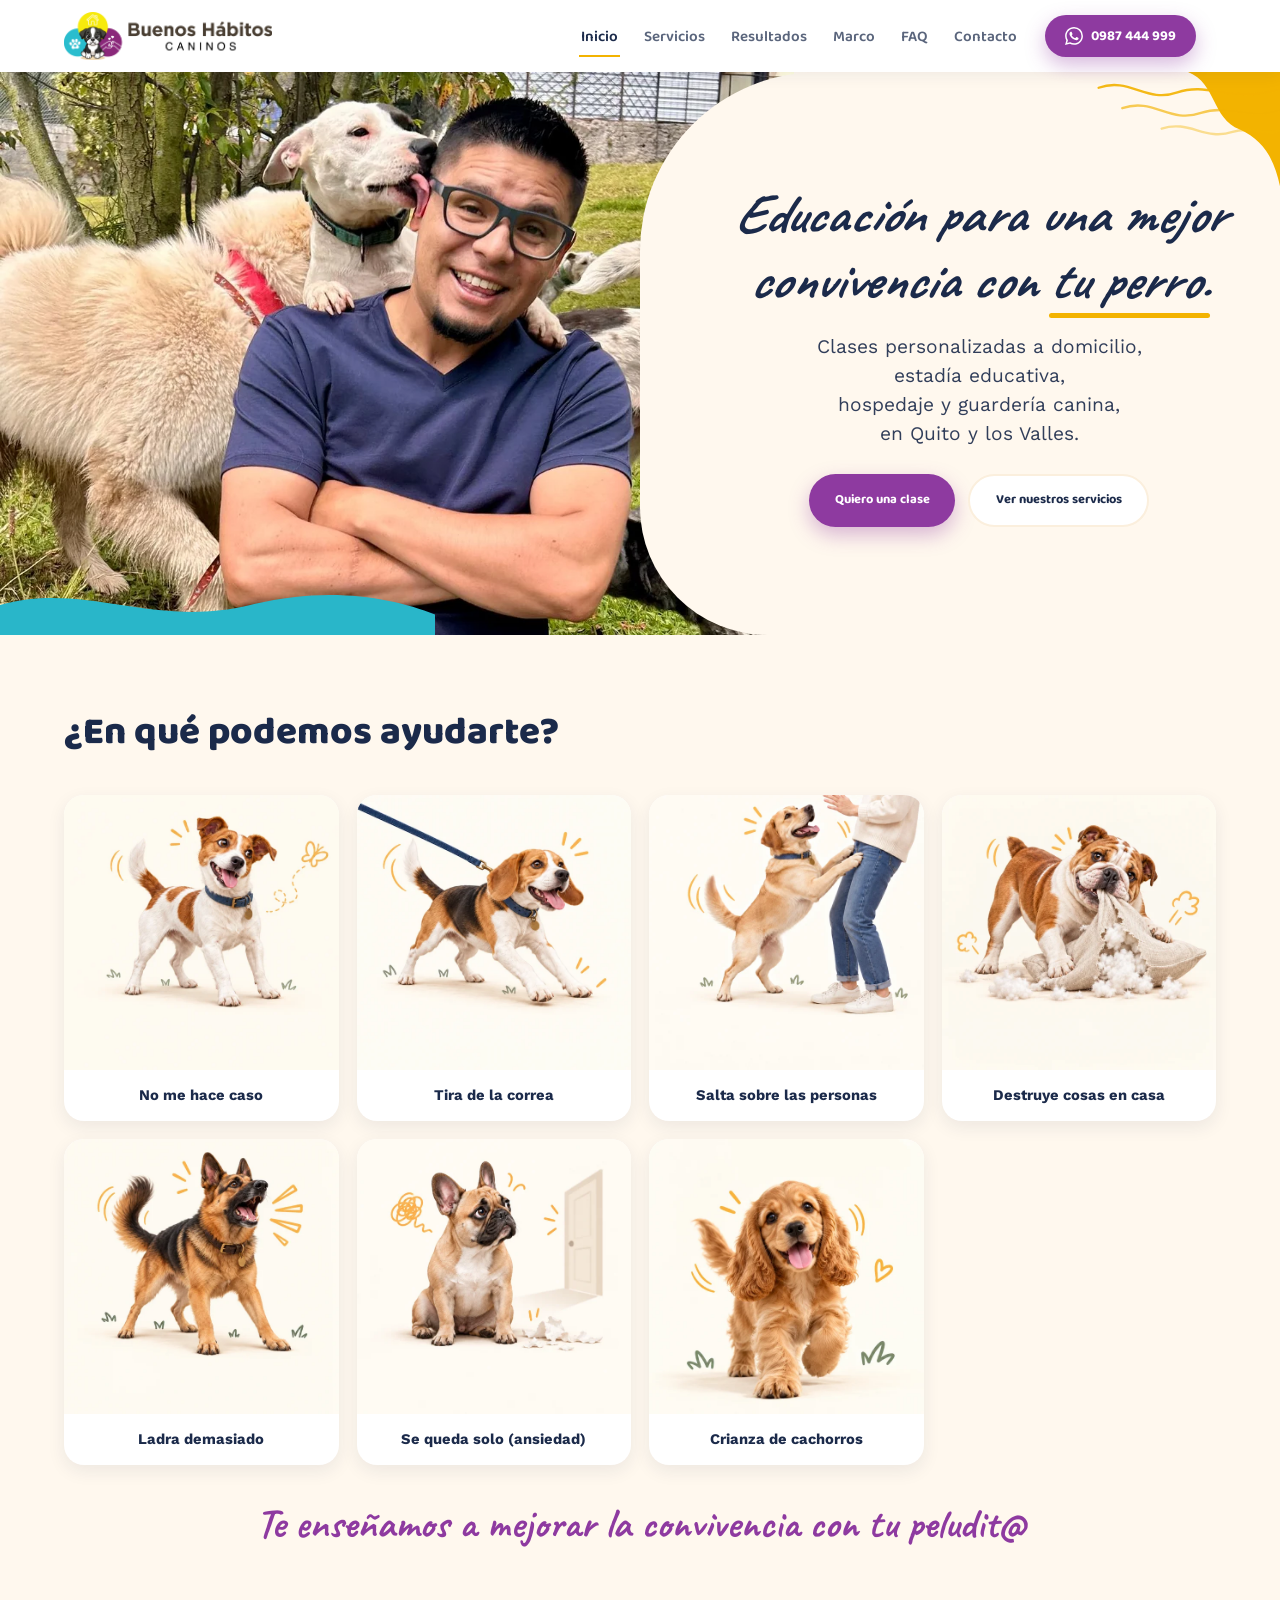
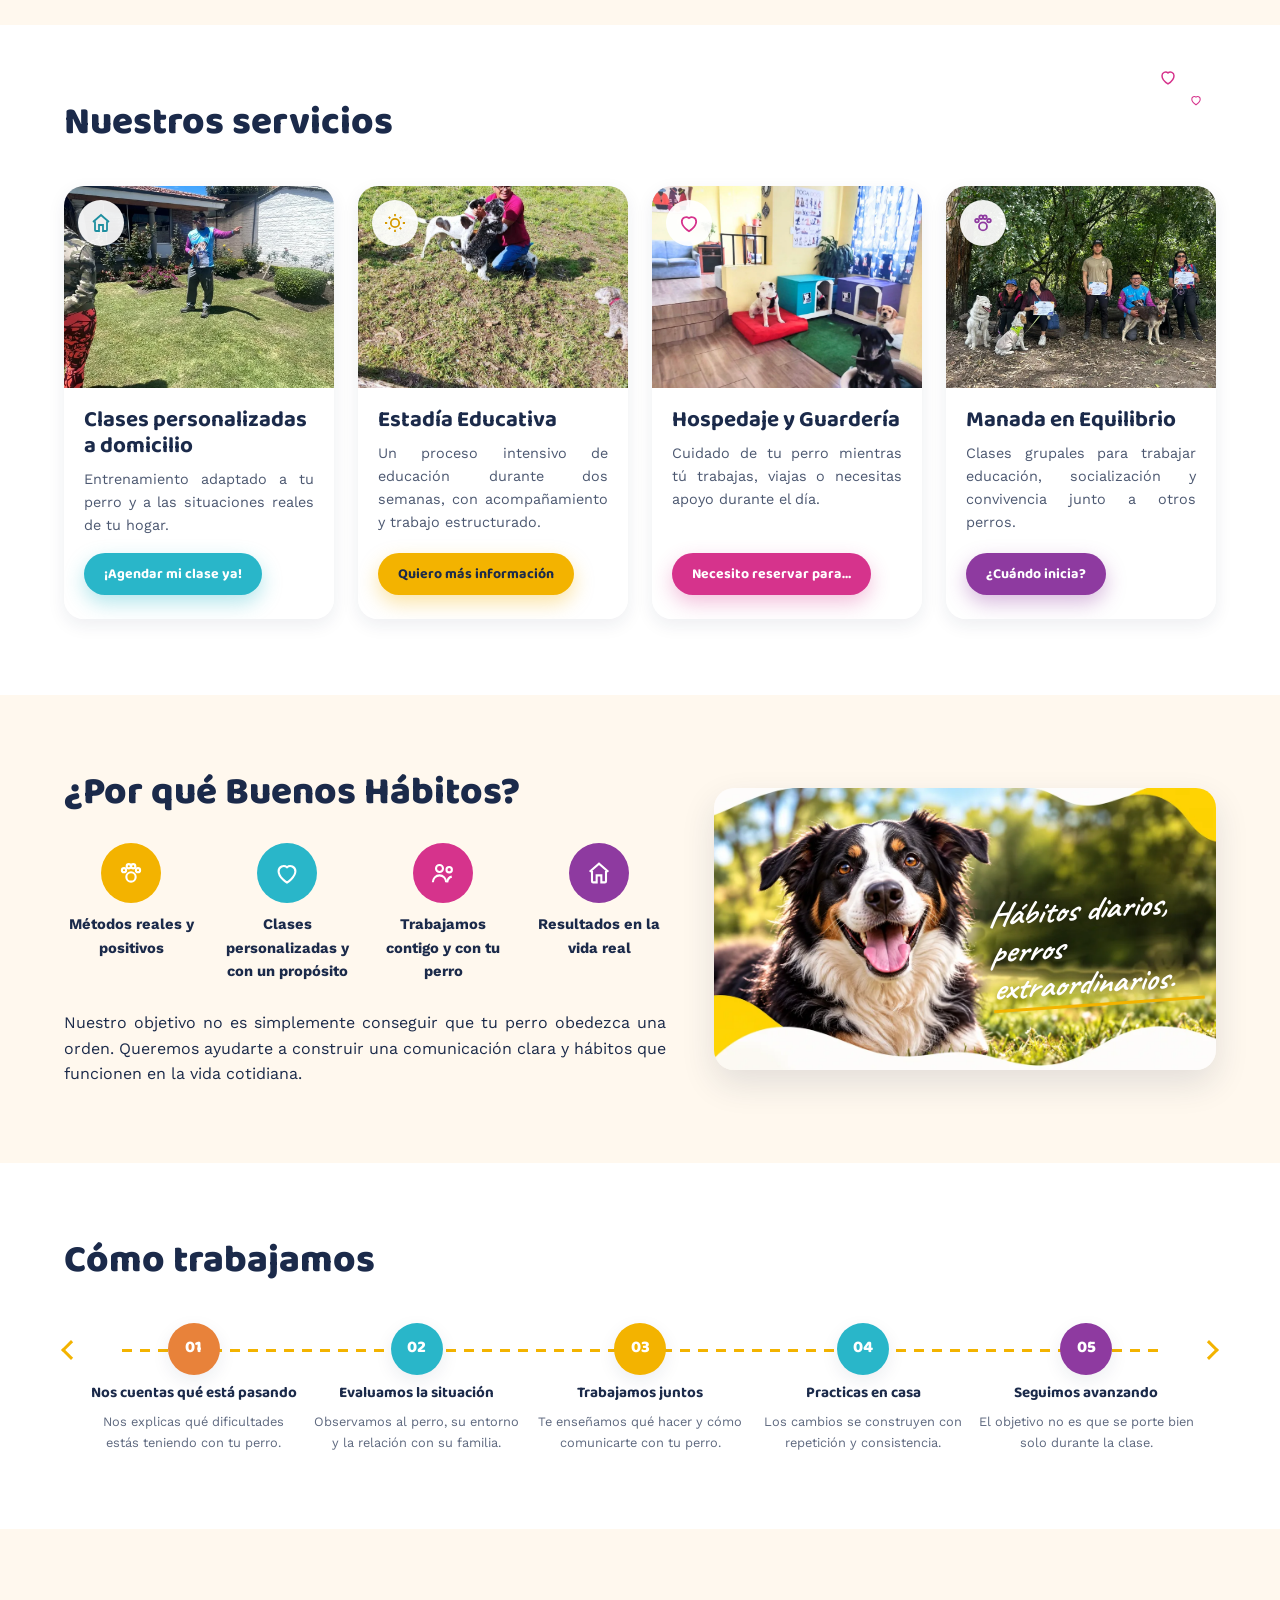
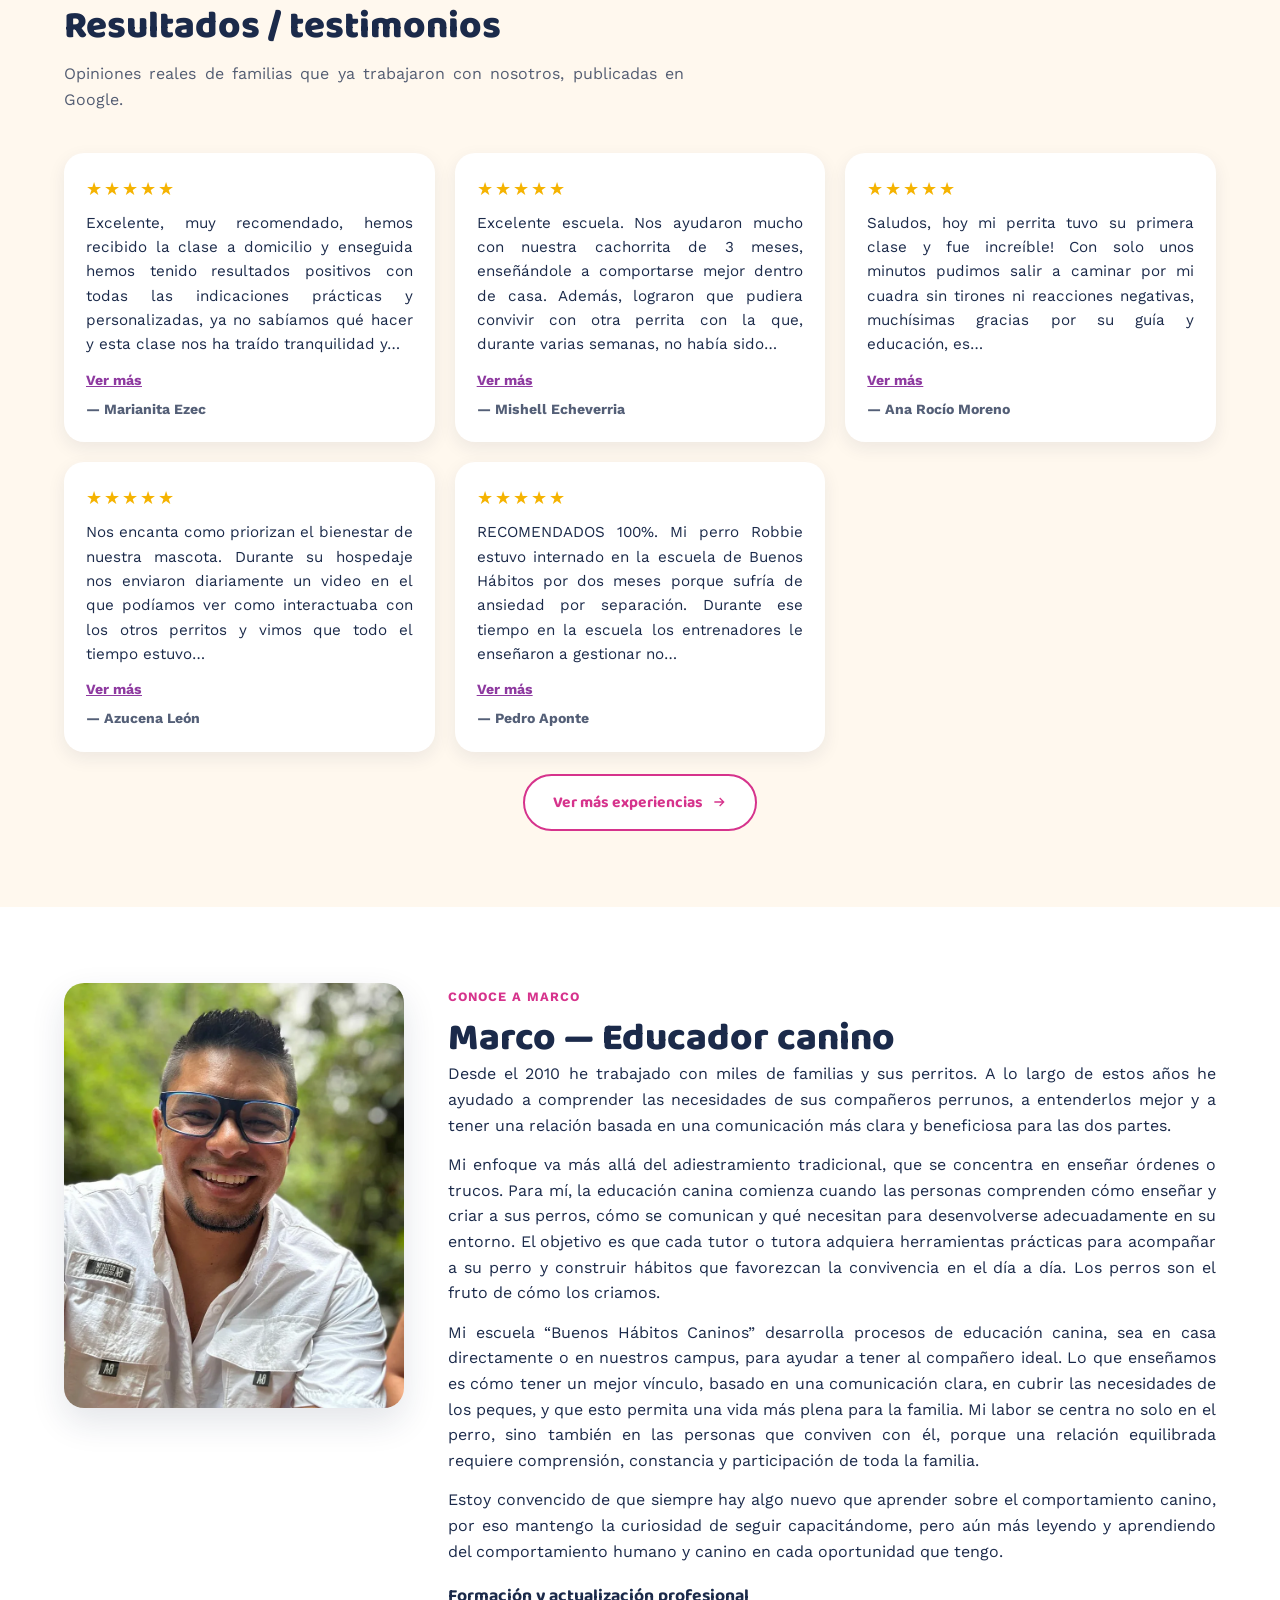
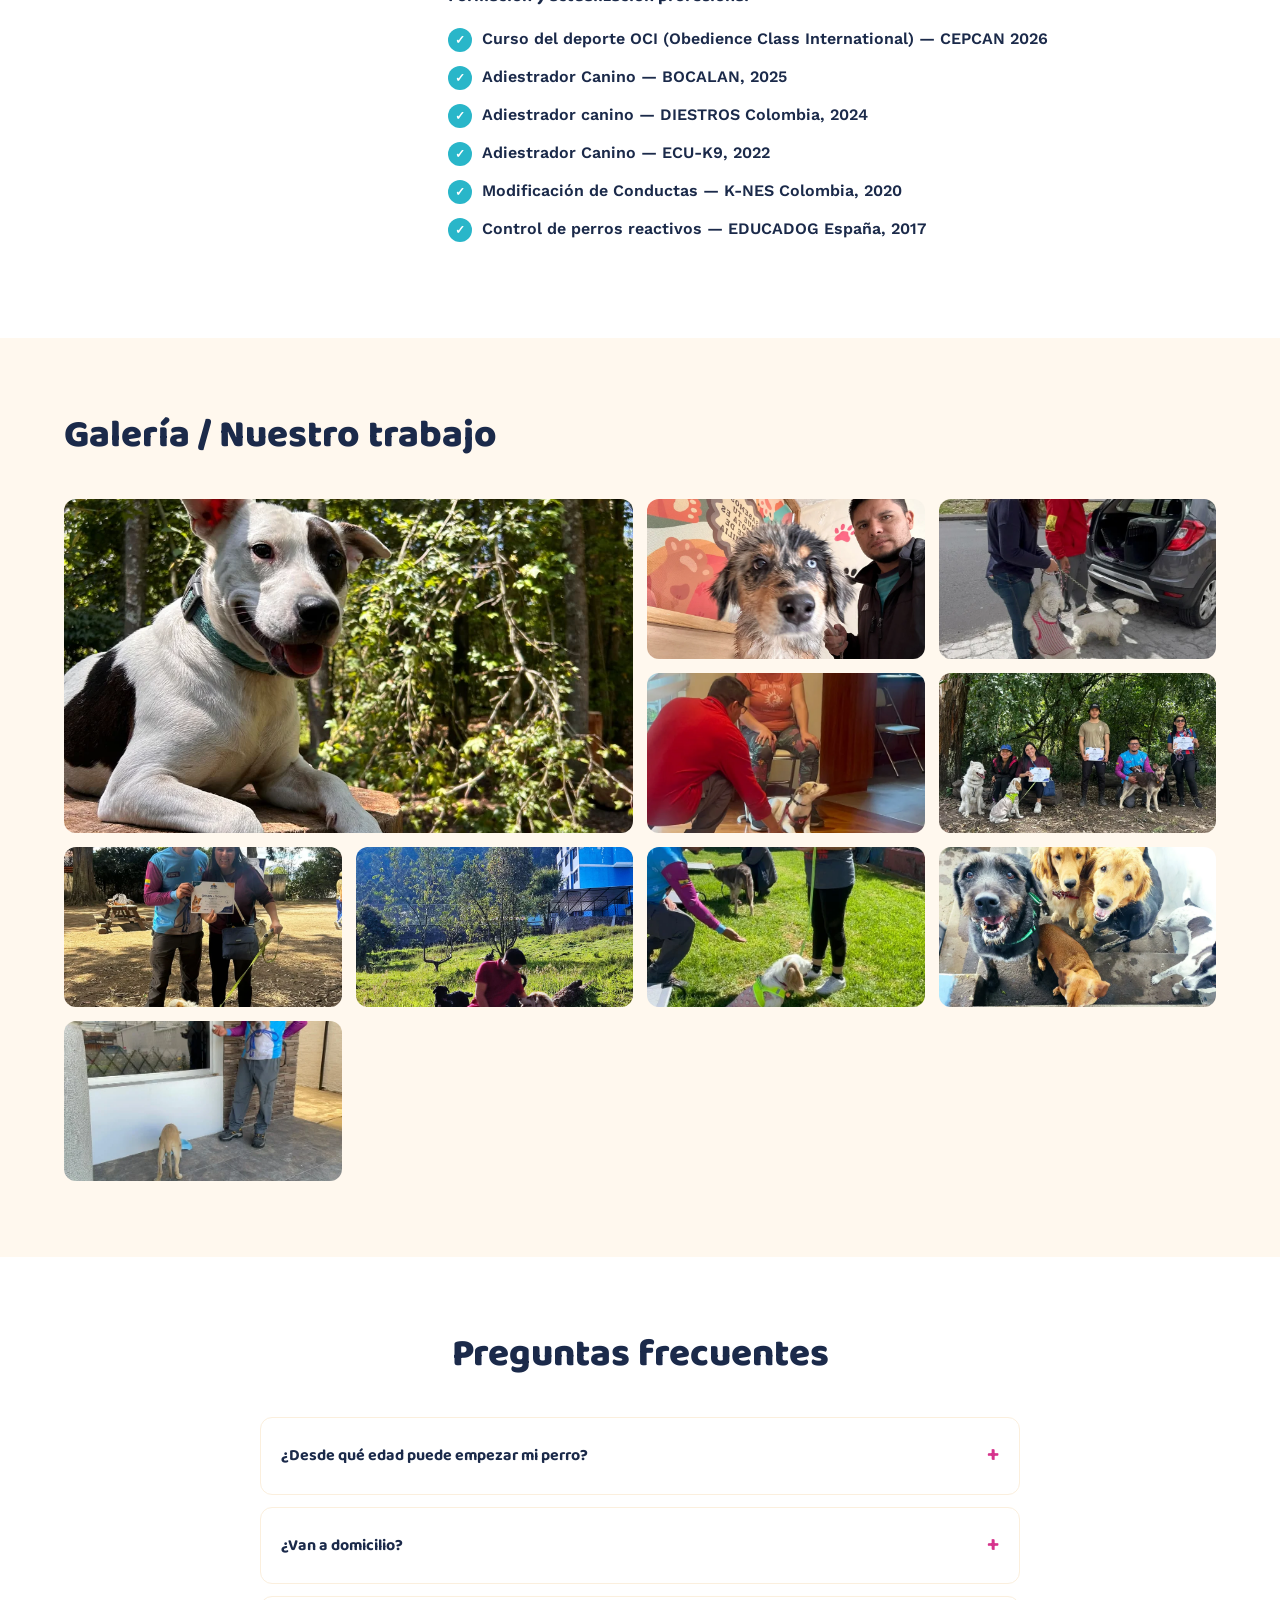
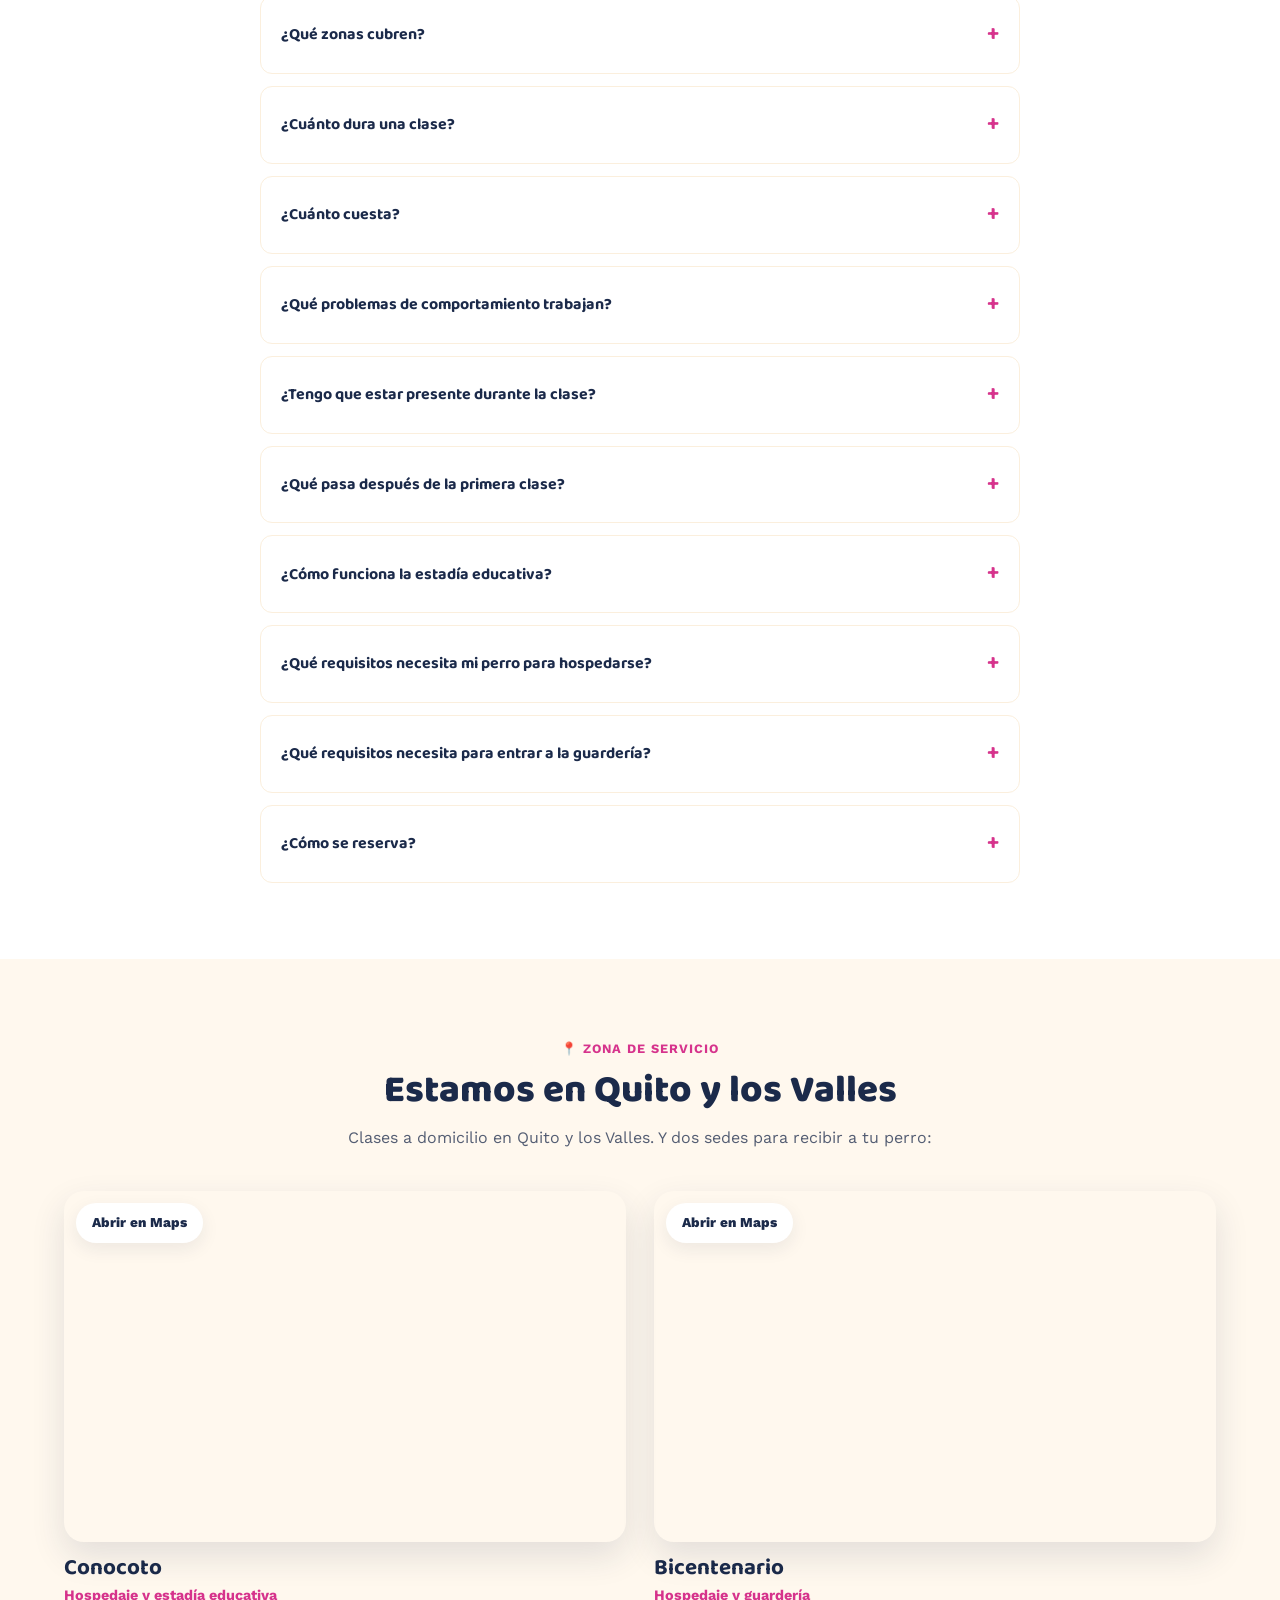
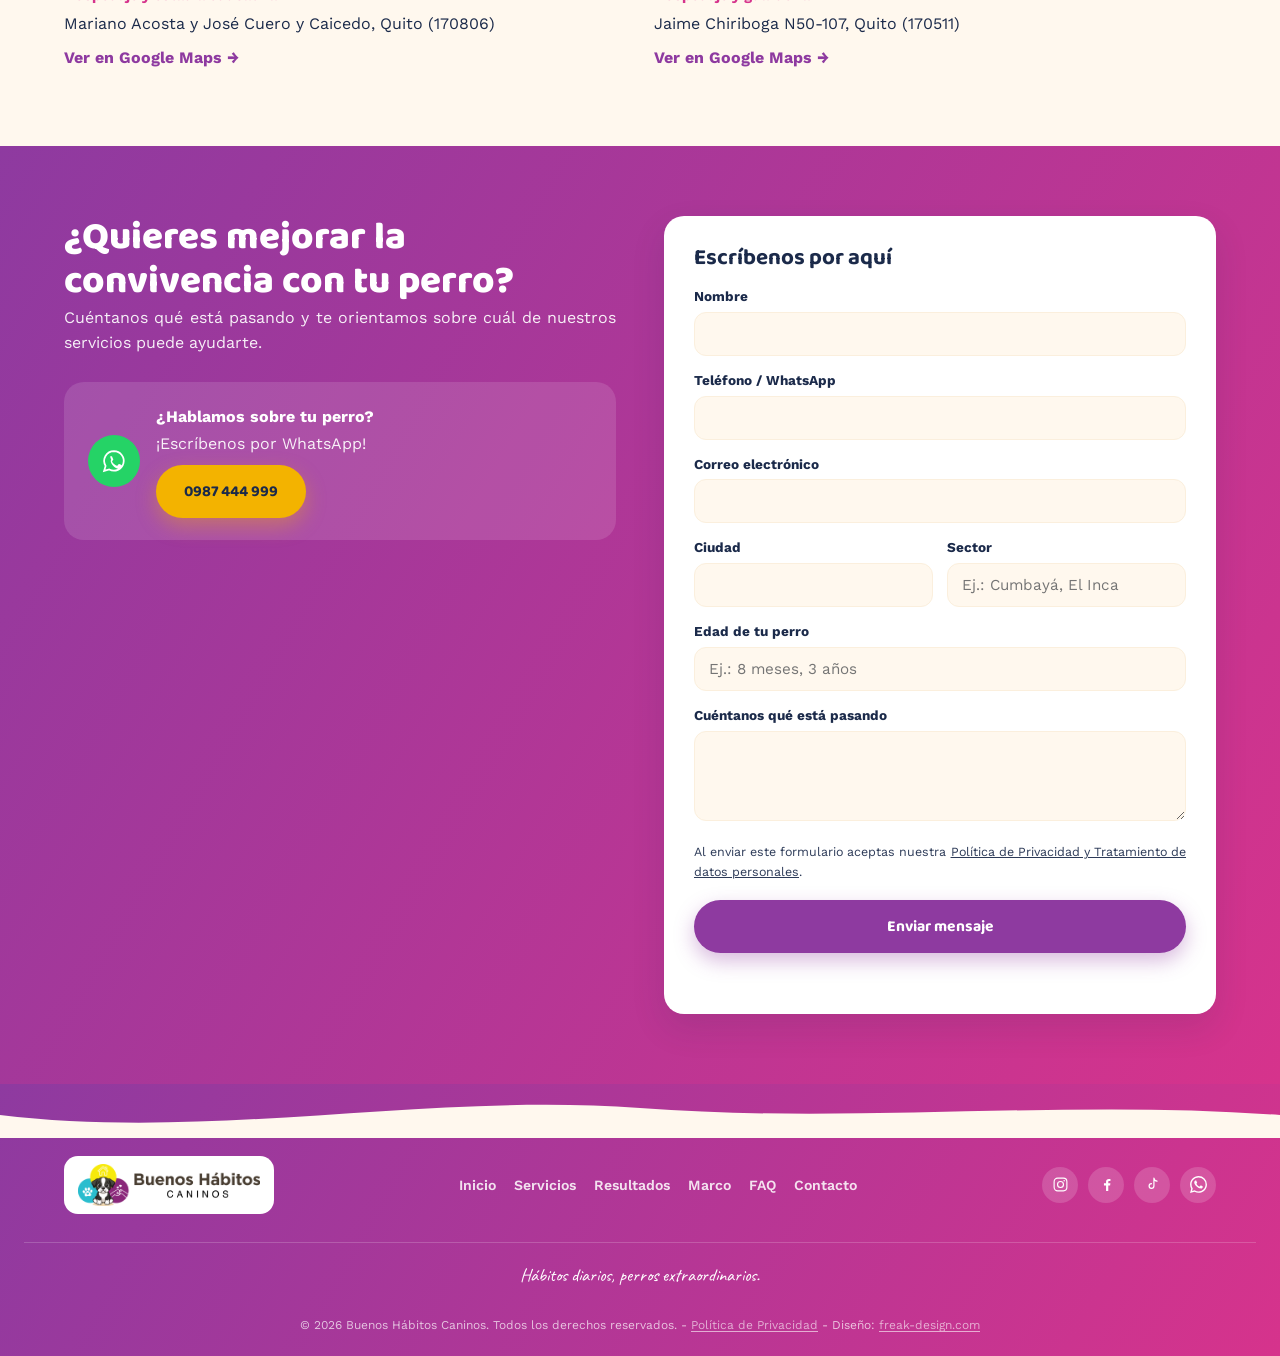
<file: index.html>
<!DOCTYPE html>
<html lang="es" data-datos="https://raw.githubusercontent.com/fandresramirez/buenos-habitos/main/" data-medios="https://cdn.jsdelivr.net/gh/fandresramirez/buenos-habitos@main/">
<head>
<meta charset="UTF-8">
<meta name="viewport" content="width=device-width, initial-scale=1.0">
<title>Buenos Hábitos Caninos | Educación y Entrenamiento Canino en Quito y los Valles</title>
<meta name="description" content="Clases personalizadas a domicilio, manada en equilibrio, estadía educativa y hospedaje para perros en Quito y los Valles. Educación, no castigo.">
<meta name="robots" content="noindex, nofollow">
<link rel="preconnect" href="https://fonts.googleapis.com">
<link rel="preconnect" href="https://fonts.gstatic.com" crossorigin>
<link href="https://fonts.googleapis.com/css2?family=Baloo+2:wght@600;700;800&family=Work+Sans:wght@400;500;600;700&family=Caveat:wght@600;700&display=swap" rel="stylesheet">
<link rel="stylesheet" href="css/styles.css">
</head>
<body data-page="index.html">

<div id="site-header"></div>

<main>

  <!-- ============================================================ -->
  <!-- 1. HERO -->
  <!-- ============================================================ -->
  <section class="hero" id="inicio">
    <div class="hero__banner">
      <div class="hero__foto"><img class="js-img" data-img-key="hero-foto" src="img/hero-foto.webp" alt="Marco junto a sus perros"></div>
      <svg class="hero__deco hero__deco--amarillo" viewBox="0 0 200 200" aria-hidden="true"><path d="M200 0H40C90 20 80 80 130 100C170 118 190 150 200 200Z" fill="#F3B300"/></svg>
      <svg class="hero__deco hero__deco--ondas" viewBox="0 0 260 120" fill="none" stroke="#F3B300" stroke-width="3" stroke-linecap="round" aria-hidden="true"><path d="M30 20C70 6 90 40 130 26C170 12 200 40 260 22" opacity=".9"/><path d="M60 46C100 32 120 66 160 52C195 40 225 62 260 48" opacity=".65"/><path d="M110 72C145 60 165 88 200 76C225 68 245 82 260 74" opacity=".4"/></svg>
      <svg class="hero__deco hero__deco--ola" viewBox="0 0 400 80" preserveAspectRatio="none" aria-hidden="true"><path d="M0 80V40C80 10 140 70 230 40C300 16 360 30 400 52V80Z" fill="#29B6C9"/></svg>
      <div class="hero__panel">
        <h1 class="hero__titulo" data-bloque="hero-titulo"><!--bloque-->
Educación para una mejor convivencia con <span class="palabra-subrayada">tu perro.</span>
<!--/bloque--></h1>
        <ul class="hero__lista" data-bloque="hero-lista"><!--bloque-->
<li>Clases personalizadas a domicilio,</li>
<li>estadía educativa,</li>
<li>hospedaje y guardería canina,</li>
<li>en Quito y los Valles.</li>
<!--/bloque--></ul>
        <div class="hero__acciones">
          <a href="#contacto" class="btn btn--morado">Quiero una clase</a>
          <a href="#servicios" class="btn btn--outline">Ver nuestros servicios</a>
        </div>
      </div>
    </div>
  </section>

  <!-- ============================================================ -->
  <!-- 2. ¿En qué podemos ayudarte? -->
  <!-- ============================================================ -->
  <section class="seccion seccion--crema" id="ayudarte">
    <div class="contenedor">
      <div class="seccion__cabecera">
        <h2>¿En qué podemos ayudarte?</h2>
      </div>

      <div class="problemas-grid" data-bloque="problemas"><!--bloque-->
<div class="problema" tabindex="0" role="button" aria-expanded="false"><div class="problema__foto"><img src="img/problema-no-hace-caso.webp" alt="Perro que no hace caso a su dueño" loading="lazy"></div><p class="problema__texto">No me hace caso</p><div class="problema__detalle"><p>¿Le hablas y parece que no te escucha? Das la orden, la repites, y aun así hace lo que quiere, como si no existieran reglas en casa. Te enseñamos a comunicarte de forma clara para que tu perro te preste atención y responda.</p><a class="problema__enlace" href="#contacto">Quiero ayuda con esto →</a></div></div>
<div class="problema" tabindex="0" role="button" aria-expanded="false"><div class="problema__foto"><img src="img/problema-tira-correa.webp" alt="Perro tirando de la correa en un paseo" loading="lazy"></div><p class="problema__texto">Tira de la correa</p><div class="problema__detalle"><p>¿Sacas a pasear a tu perro y es él quien te pasea a ti? Jalones, brazos adoloridos y paseos que ya no disfrutas. Trabajamos contigo para que caminar juntos sea tranquilo y agradable.</p><a class="problema__enlace" href="#contacto">Quiero ayuda con esto →</a></div></div>
<div class="problema" tabindex="0" role="button" aria-expanded="false"><div class="problema__foto"><img src="img/problema-salta-personas.webp" alt="Perro saltando sobre las personas" loading="lazy"></div><p class="problema__texto">Salta sobre las personas</p><div class="problema__detalle"><p>¿Cada vez que llega una visita tu perro salta, empuja y no se calma? Te ayudamos a enseñarle a saludar con tranquilidad, sin saltar sobre ti ni sobre los demás.</p><a class="problema__enlace" href="#contacto">Quiero ayuda con esto →</a></div></div>
<div class="problema" tabindex="0" role="button" aria-expanded="false"><div class="problema__foto"><img src="img/problema-destruye-cosas.webp" alt="Perro que destruye cosas en casa" loading="lazy"></div><p class="problema__texto">Destruye cosas en casa</p><div class="problema__detalle"><p>¿Llegas y encuentras zapatos, muebles o cojines mordidos? Tu perro necesita aprender qué puede morder y cuáles son sus límites. Te enseñamos cómo lograrlo en el día a día.</p><a class="problema__enlace" href="#contacto">Quiero ayuda con esto →</a></div></div>
<div class="problema" tabindex="0" role="button" aria-expanded="false"><div class="problema__foto"><img src="img/problema-ladra.webp" alt="Perro que ladra demasiado" loading="lazy"></div><p class="problema__texto">Ladra demasiado</p><div class="problema__detalle"><p>¿Ladra ante cada ruido, cada timbre o cada persona que pasa? Entender por qué ladra es el primer paso: te guiamos para que aprenda a calmarse y a escucharte.</p><a class="problema__enlace" href="#contacto">Quiero ayuda con esto →</a></div></div>
<div class="problema" tabindex="0" role="button" aria-expanded="false"><div class="problema__foto"><img src="img/problema-ansiedad.webp" alt="Perro con ansiedad al quedarse solo" loading="lazy"></div><p class="problema__texto">Se queda solo (ansiedad)</p><div class="problema__detalle"><p>¿Se angustia, llora, ladra o rompe cosas cuando te vas? Aprender a quedarse solo se puede trabajar poco a poco. Te acompañamos para que tú y tu perro estén más tranquilos.</p><a class="problema__enlace" href="#contacto">Quiero ayuda con esto →</a></div></div>
<div class="problema" tabindex="0" role="button" aria-expanded="false"><div class="problema__foto"><img src="img/problema-crianza.webp" alt="Cachorro en etapa de crianza" loading="lazy"></div><p class="problema__texto">Crianza de cachorros</p><div class="problema__detalle"><p>¿Acaba de llegar un cachorro a tu casa? Pipí por todos lados, mordidas y mucha energía. Desde el inicio te orientamos para construir buenos hábitos y una convivencia feliz.</p><a class="problema__enlace" href="#contacto">Quiero ayuda con esto →</a></div></div>
<!--/bloque--></div>

      <p class="frase-morada">Te enseñamos a mejorar la convivencia con tu peludit@</p>
    </div>
  </section>

  <!-- ============================================================ -->
  <!-- 3. Nuestros servicios -->
  <!-- ============================================================ -->
  <section class="seccion seccion--blanca" id="servicios" style="overflow:hidden;">
    <svg class="servicios-doodle servicios-doodle--1" viewBox="0 0 24 24" fill="none" stroke="currentColor" stroke-width="1.8" aria-hidden="true"><path d="M12 20.2S4.8 15.7 4.8 10.4A4.4 4.4 0 0 1 12 7.1a4.4 4.4 0 0 1 7.2 3.3c0 5.3-7.2 9.8-7.2 9.8Z"/></svg>
    <svg class="servicios-doodle servicios-doodle--2" viewBox="0 0 24 24" fill="none" stroke="currentColor" stroke-width="1.8" aria-hidden="true"><path d="M12 20.2S4.8 15.7 4.8 10.4A4.4 4.4 0 0 1 12 7.1a4.4 4.4 0 0 1 7.2 3.3c0 5.3-7.2 9.8-7.2 9.8Z"/></svg>
    <div class="contenedor">
      <div class="seccion__cabecera">
        <h2>Nuestros servicios</h2>
      </div>

      <div class="servicios-grid" data-bloque="servicios"><!--bloque-->
<article class="servicio servicio--turquesa" id="servicio-clases"><div class="servicio__foto"><img src="img/servicio-clases.webp" alt="Marco dando una clase personalizada a domicilio" loading="lazy"><span class="servicio__icono"><svg class="icono-linea" viewBox="0 0 24 24" fill="none" stroke="currentColor" stroke-width="1.8"><use href="#i-house"></use></svg></span></div><div class="servicio__cuerpo"><h3>Clases personalizadas a domicilio</h3><p>Entrenamiento adaptado a tu perro y a las situaciones reales de tu hogar.</p><a class="btn btn--turquesa btn--chico" href="https://wa.me/593987444999?text=Hola%2C%20quiero%20agendar%20mi%20clase%20personalizada%20a%20domicilio" target="_blank" rel="noopener">¡Agendar mi clase ya!</a></div></article>
<article class="servicio servicio--amarillo" id="servicio-estadia"><div class="servicio__foto"><img src="img/servicio-estadia.webp" alt="Perros durante su estadía educativa" loading="lazy"><span class="servicio__icono"><svg class="icono-linea" viewBox="0 0 24 24" fill="none" stroke="currentColor" stroke-width="1.8"><use href="#i-sun"></use></svg></span></div><div class="servicio__cuerpo"><h3>Estadía Educativa</h3><p>Un proceso intensivo de educación durante dos semanas, con acompañamiento y trabajo estructurado.</p><a class="btn btn--amarillo btn--chico" href="https://wa.me/593987444999?text=Hola%2C%20quiero%20m%C3%A1s%20informaci%C3%B3n%20sobre%20la%20Estad%C3%ADa%20Educativa" target="_blank" rel="noopener">Quiero más información</a></div></article>
<article class="servicio servicio--rosa" id="servicio-hospedaje"><div class="servicio__foto"><img src="img/servicio-hospedaje.webp" alt="Perros en el hospedaje y la guardería" loading="lazy"><span class="servicio__icono"><svg class="icono-linea" viewBox="0 0 24 24" fill="none" stroke="currentColor" stroke-width="1.8"><use href="#i-heart"></use></svg></span></div><div class="servicio__cuerpo"><h3>Hospedaje y Guardería</h3><p>Cuidado de tu perro mientras tú trabajas, viajas o necesitas apoyo durante el día.</p><a class="btn btn--rosa btn--chico" href="https://wa.me/593987444999?text=Hola%2C%20necesito%20reservar%20para%E2%80%A6" target="_blank" rel="noopener">Necesito reservar para…</a></div></article>
<article class="servicio servicio--morado" id="servicio-manada"><div class="servicio__foto"><img src="img/servicio-manada.webp" alt="Clase grupal Manada en Equilibrio" loading="lazy"><span class="servicio__icono"><svg class="icono-linea" viewBox="0 0 24 24" fill="none" stroke="currentColor" stroke-width="1.8"><use href="#i-paw"></use></svg></span></div><div class="servicio__cuerpo"><h3>Manada en Equilibrio</h3><p>Clases grupales para trabajar educación, socialización y convivencia junto a otros perros.</p><a class="btn btn--morado btn--chico" href="https://wa.me/593987444999?text=Hola%2C%20%C2%BFcu%C3%A1ndo%20inicia%20Manada%20en%20Equilibrio%3F" target="_blank" rel="noopener">¿Cuándo inicia?</a></div></article>
<!--/bloque--></div>
    </div>
  </section>

  <!-- ============================================================ -->
  <!-- 4. ¿Por qué Buenos Hábitos? -->
  <!-- ============================================================ -->
  <section class="seccion seccion--crema" id="porque">
    <div class="contenedor">
      <div class="hero__grid porque-layout">
        <div class="porque-texto">
          <h2>¿Por qué Buenos Hábitos?</h2>
          <div class="porque-grid">
            <div class="porque-item porque-item--0">
              <span class="porque-item__icono"><svg class="icono-linea" viewBox="0 0 24 24" fill="none" stroke="currentColor" stroke-width="1.8"><use href="#i-paw"></use></svg></span>
              <span>Métodos reales y positivos</span>
            </div>
            <div class="porque-item porque-item--1">
              <span class="porque-item__icono"><svg class="icono-linea" viewBox="0 0 24 24" fill="none" stroke="currentColor" stroke-width="1.8"><use href="#i-heart"></use></svg></span>
              <span>Clases personalizadas y con un propósito</span>
            </div>
            <div class="porque-item porque-item--2">
              <span class="porque-item__icono"><svg class="icono-linea" viewBox="0 0 24 24" fill="none" stroke="currentColor" stroke-width="1.8"><use href="#i-people"></use></svg></span>
              <span>Trabajamos contigo y con tu perro</span>
            </div>
            <div class="porque-item porque-item--3">
              <span class="porque-item__icono"><svg class="icono-linea" viewBox="0 0 24 24" fill="none" stroke="currentColor" stroke-width="1.8"><use href="#i-house"></use></svg></span>
              <span>Resultados en la vida real</span>
            </div>
          </div>
          <p class="porque-parrafo">Nuestro objetivo no es simplemente conseguir que tu perro obedezca una orden. Queremos ayudarte a construir una comunicación clara y hábitos que funcionen en la vida cotidiana.</p>
        </div>

        <div class="porque-foto">
          <img class="js-img" data-img-key="porque-foto" src="img/porque-foto.webp?v=2" alt="">
          <p class="porque-foto__lema">Hábitos diarios, <span>perros extraordinarios.</span></p>
        </div>
      </div>
    </div>
  </section>

  <!-- ============================================================ -->
  <!-- 5. Cómo trabajamos -->
  <!-- ============================================================ -->
  <section class="seccion seccion--blanca" id="como-trabajamos">
    <div class="contenedor">
      <div class="seccion__cabecera">
        <h2>Cómo trabajamos</h2>
      </div>
      <div class="timeline">
        <span class="timeline__flecha timeline__flecha--izq"></span>
        <div class="timeline__item">
          <span class="timeline__num">01</span>
          <h3>Nos cuentas qué está pasando</h3>
          <p>Nos explicas qué dificultades estás teniendo con tu perro.</p>
        </div>
        <div class="timeline__item">
          <span class="timeline__num">02</span>
          <h3>Evaluamos la situación</h3>
          <p>Observamos al perro, su entorno y la relación con su familia.</p>
        </div>
        <div class="timeline__item">
          <span class="timeline__num">03</span>
          <h3>Trabajamos juntos</h3>
          <p>Te enseñamos qué hacer y cómo comunicarte con tu perro.</p>
        </div>
        <div class="timeline__item">
          <span class="timeline__num">04</span>
          <h3>Practicas en casa</h3>
          <p>Los cambios se construyen con repetición y consistencia.</p>
        </div>
        <div class="timeline__item">
          <span class="timeline__num">05</span>
          <h3>Seguimos avanzando</h3>
          <p>El objetivo no es que se porte bien solo durante la clase.</p>
        </div>
        <span class="timeline__flecha"></span>
      </div>
    </div>
  </section>

  <!-- ============================================================ -->
  <!-- 6. Resultados / Testimonios -->
  <!-- ============================================================ -->
  <section class="seccion seccion--crema" id="resultados">
    <div class="contenedor">
      <div class="seccion__cabecera">
        <h2>Resultados / testimonios</h2>
        <p>Opiniones reales de familias que ya trabajaron con nosotros, publicadas en Google.</p>
      </div>

      <div class="resenas-grid" data-bloque="resenas" data-limite="35"><!--bloque-->
<article class="resena"><div class="resena__estrellas" role="img" aria-label="5 estrellas">★★★★★</div><p class="resena__texto" data-resena>Excelente, muy recomendado, hemos recibido la clase a domicilio y enseguida hemos tenido resultados positivos con todas las indicaciones prácticas y personalizadas, ya no sabíamos qué hacer y esta clase nos ha traído tranquilidad y sobre todo que como es en el domicilio recibimos las mismas instrucciones y eso nos ayuda aún montón. Así que lo super recomiendo mucho.</p><p class="resena__autor">— Marianita Ezec</p></article>
<article class="resena"><div class="resena__estrellas" role="img" aria-label="5 estrellas">★★★★★</div><p class="resena__texto" data-resena>Excelente escuela. Nos ayudaron mucho con nuestra cachorrita de 3 meses, enseñándole a comportarse mejor dentro de casa. Además, lograron que pudiera convivir con otra perrita con la que, durante varias semanas, no había sido posible que estuvieran juntas. Estamos muy agradecidos por toda la ayuda recibida. La forma de enseñar es muy sencilla, práctica e interactiva, lo que hace que el aprendizaje sea fácil tanto para las mascotas como para sus dueños. ¡La recomendamos ampliamente!</p><p class="resena__autor">— Mishell Echeverria</p></article>
<article class="resena"><div class="resena__estrellas" role="img" aria-label="5 estrellas">★★★★★</div><p class="resena__texto" data-resena>Saludos, hoy mi perrita tuvo su primera clase y fue increíble! Con solo unos minutos pudimos salir a caminar por mi cuadra sin tirones ni reacciones negativas, muchísimas gracias por su guía y educación, es cierto que muchas veces somos los tutores quienes cometemos errores, Marco muy bueno para enseñar, seguiremos avanzando en este proceso, pero 1 sola clase, nos cambió todo, muchísimas gracias, lo recomiendo mucho, excelente trabajo</p><p class="resena__autor">— Ana Rocío Moreno</p></article>
<article class="resena"><div class="resena__estrellas" role="img" aria-label="5 estrellas">★★★★★</div><p class="resena__texto" data-resena>Nos encanta como priorizan el bienestar de nuestra mascota. Durante su hospedaje nos enviaron diariamente un video en el que podíamos ver como interactuaba con los otros perritos y vimos que todo el tiempo estuvo muy bien cuidado. Seguro seguiremos usando sus servicios y los recomendamos totalmente para dejarlos hospedados, así como en la enseñanza de hábitos algo que nos ayudó muchísimo cuando Snow llegó a casa. Marco es un excelente entrenador! Recomendadísimo!!!!!</p><p class="resena__autor">— Azucena León</p></article>
<article class="resena"><div class="resena__estrellas" role="img" aria-label="5 estrellas">★★★★★</div><p class="resena__texto" data-resena>RECOMENDADOS 100%. Mi perro Robbie estuvo internado en la escuela de Buenos Hábitos por dos meses porque sufría de ansiedad por separación. Durante ese tiempo en la escuela los entrenadores le enseñaron a gestionar no solo sus niveles de ansiedad sino también sus niveles de energía, siendo hoy en día un perro más equilibrado y amoroso.</p><p class="resena__autor">— Pedro Aponte</p></article>
<!--/bloque--></div>

      <div style="text-align:center; margin-top:22px;">
        <a data-enlace-resenas href="https://share.google/BSihz46RdgZzIS8jT" target="_blank" rel="noopener" class="btn btn--outline-rosa">Ver más experiencias
          <svg viewBox="0 0 24 24" fill="none" stroke="currentColor" stroke-width="2" style="width:16px;height:16px;"><path d="M5 12h14M13 6l6 6-6 6"/></svg>
        </a>
      </div>
    </div>
  </section>

  <!-- ============================================================ -->
  <!-- 7. Conoce a Marco -->
  <!-- ============================================================ -->
  <section class="seccion seccion--blanca" id="marco">
    <div class="contenedor marco">
      <div class="marco__foto">
        <img class="js-img" data-img-key="marco-foto" src="img/marco-foto.webp" alt="Marco, educador canino de Buenos Hábitos">
      </div>
      <div>
        <span class="seccion__kicker">Conoce a Marco</span>
        <h2>Marco — Educador canino</h2>
        <p>Desde el 2010 he trabajado con miles de familias y sus perritos. A lo largo de estos años he ayudado a comprender las necesidades de sus compañeros perrunos, a entenderlos mejor y a tener una relación basada en una comunicación más clara y beneficiosa para las dos partes.</p>
        <p>Mi enfoque va más allá del adiestramiento tradicional, que se concentra en enseñar órdenes o trucos. Para mí, la educación canina comienza cuando las personas comprenden cómo enseñar y criar a sus perros, cómo se comunican y qué necesitan para desenvolverse adecuadamente en su entorno. El objetivo es que cada tutor o tutora adquiera herramientas prácticas para acompañar a su perro y construir hábitos que favorezcan la convivencia en el día a día. Los perros son el fruto de cómo los criamos.</p>
        <p>Mi escuela “Buenos Hábitos Caninos” desarrolla procesos de educación canina, sea en casa directamente o en nuestros campus, para ayudar a tener al compañero ideal. Lo que enseñamos es cómo tener un mejor vínculo, basado en una comunicación clara, en cubrir las necesidades de los peques, y que esto permita una vida más plena para la familia. Mi labor se centra no solo en el perro, sino también en las personas que conviven con él, porque una relación equilibrada requiere comprensión, constancia y participación de toda la familia.</p>
        <p>Estoy convencido de que siempre hay algo nuevo que aprender sobre el comportamiento canino, por eso mantengo la curiosidad de seguir capacitándome, pero aún más leyendo y aprendiendo del comportamiento humano y canino en cada oportunidad que tengo.</p>
        <h3 class="marco__sub">Formación y actualización profesional</h3>
        <ul class="marco__lista">
          <li><span class="check">✓</span>Curso del deporte OCI (Obedience Class International) — CEPCAN 2026</li>
          <li><span class="check">✓</span>Adiestrador Canino — BOCALAN, 2025</li>
          <li><span class="check">✓</span>Adiestrador canino — DIESTROS Colombia, 2024</li>
          <li><span class="check">✓</span>Adiestrador Canino — ECU-K9, 2022</li>
          <li><span class="check">✓</span>Modificación de Conductas — K-NES Colombia, 2020</li>
          <li><span class="check">✓</span>Control de perros reactivos — EDUCADOG España, 2017</li>
        </ul>
      </div>
    </div>
  </section>

  <!-- ============================================================ -->
  <!-- 8. Galería -->
  <!-- ============================================================ -->
  <section class="seccion seccion--crema" id="galeria">
    <div class="contenedor">
      <div class="seccion__cabecera">
        <h2>Galería / Nuestro trabajo</h2>
      </div>
      <div class="galeria-grid" data-bloque="galeria"><!--bloque-->
<div class="grande"><img src="img/galeria-2.webp" alt="Perro blanco sobre un tronco en el bosque" loading="lazy"></div>
<div><img src="img/galeria-3.webp" alt="Marco con un perro mojado frente a un mural" loading="lazy"></div>
<div><img src="img/galeria-4.webp" alt="Clase con perro en la calle" loading="lazy"></div>
<div><img src="img/galeria-6.webp" alt="Clase en casa con un perro pequeño" loading="lazy"></div>
<div><img src="img/galeria-7.webp" alt="Marco y su alumna con certificado" loading="lazy"></div>
<div><img src="img/galeria-8.webp" alt="Clase al aire libre con certificado" loading="lazy"></div>
<div><img src="img/galeria-9.webp" alt="Perros jugando en el campus" loading="lazy"></div>
<div><img src="img/galeria-10.webp" alt="Clase en el jardín" loading="lazy"></div>
<div><img src="img/galeria-11.webp" alt="Perros del hospedaje" loading="lazy"></div>
<div><img src="img/galeria-12.webp" alt="Marco en una clase a domicilio" loading="lazy"></div>
<!--/bloque--></div>
    </div>
  </section>

  <!-- ============================================================ -->
  <!-- 9. Preguntas frecuentes -->
  <!-- ============================================================ -->
  <section class="seccion seccion--blanca" id="faq">
    <div class="contenedor">
      <div class="seccion__cabecera seccion__cabecera--centro">
        <h2>Preguntas frecuentes</h2>
      </div>
      <div class="faq" style="max-width:760px; margin:0 auto;" data-bloque="faq"><!--bloque-->
<details><summary>¿Desde qué edad puede empezar mi perro?</summary><p>Trabajamos con perros desde los 2 meses hasta adultos. Cuéntanos la edad de tu perro y te orientamos sobre el mejor punto de partida.</p></details>
<details><summary>¿Van a domicilio?</summary><p>Sí, nuestras clases personalizadas son a domicilio, trabajando directamente en el entorno real de tu perro.</p></details>
<details><summary>¿Qué zonas cubren?</summary><p>Atendemos Quito y los Valles. Tenemos dos sedes: Conocoto y Bicentenario.</p></details>
<details><summary>¿Cuánto dura una clase?</summary><p>La clase dura mínimo 1 hora 30 minutos.</p></details>
<details><summary>¿Cuánto cuesta?</summary><p>El costo depende del programa y las necesidades de tu perro. Escríbenos y te damos una cotización personalizada.</p></details>
<details><summary>¿Qué problemas de comportamiento trabajan?</summary><p>Podemos ayudarte con temas como:</p><ul class="faq__lista"><li>✅ Hábitos de pipí y popó.</li><li>✅ Evitar mordidas durante el juego.</li><li>✅ Saludos tranquilos sin saltar sobre las personas.</li><li>✅ Aprender qué objetos puede morder y cuáles no.</li><li>✅ Permanecer tranquilo cuando se queda solo en casa.</li><li>✅ No salir corriendo al abrir puertas o portones.</li><li>✅ Respetar límites dentro del hogar, incluyendo muebles y espacios específicos.</li><li>✅ Mejorar la atención, el autocontrol y la comunicación con la familia.</li></ul></details>
<details><summary>¿Tengo que estar presente durante la clase?</summary><p>Sí, te involucramos activamente: el objetivo es que tú aprendas a comunicarte con tu perro y que apliques los conocimientos todos los días con constancia y disciplina, porque tu perrito solo no lo va a lograr.</p></details>
<details><summary>¿Qué pasa después de la primera clase?</summary><p>La clase está diseñada para que veas los cambios que quieres en la misma clase. Te dejaré ejercicios, correcciones y cambios que aplicarás en los días posteriores. Y me tendrás por WhatsApp para asesorarte en cada duda y pregunta que tengas. Podrás enviarme videos para evaluar tu avance, y si vemos necesario agendamos una nueva clase.</p></details>
<details><summary>¿Cómo funciona la estadía educativa?</summary><p>Sirve para acelerar procesos educativos y de socialización, mediante el cual los perros sacan toda su energía. Esto les equilibra y permite que tengan un temperamento moderado con otros perros y personas. Además aprenden ejercicios de autocontrol muy útiles en la vida cotidiana, como esperar en su cama mientras entran visitas sin interrumpir.</p><p>Dentro de la estadía educativa se trabajan los siguientes temas:</p><ul class="faq__lista"><li>Socialización individual y grupal.</li><li>Trabajo en manada para equilibrar el temperamento en la relación con otros.</li><li>Correr y juegos de olfato y equilibrio para bajar su nivel de energía y dejarlo más estable.</li><li>Tu perro entenderá cuando se le dice que SÍ o que NO.</li><li>Al abrir una puerta, con una orden sabrá si puede pasar o no.</li><li>Podrá quedarse quieto en un área hasta que le des la orden.</li><li>Acudir en espacios abiertos.</li><li>Caminar con correa de forma adecuada.</li><li>Dejarlo con la orden de quieto en exteriores.</li><li>Mejorar hábitos en casa (asesoría en casa para evitar mordidas de manos o de cosas de la casa, que no salten sobre las personas, que sepan en qué muebles se puede subir y dónde no, que no se salga, mejorar hábitos de pipí y popó).</li></ul></details>
<details><summary>¿Qué requisitos necesita mi perro para hospedarse?</summary><ul class="faq__lista"><li>Tener su esquema de vacunas al día, de acuerdo a su edad.</li><li>Tener tratamiento antiparasitario interno y externo.</li><li>No ser agresivo ni reactivo.</li><li>Traer su cama, collar, correa y comida para los días de hospedaje.</li></ul></details>
<details><summary>¿Qué requisitos necesita para entrar a la guardería?</summary><ul class="faq__lista"><li>Confirmar el plan de días que deseas y, en caso de ser con transporte, confirmar que hay disponibilidad en la ruta.</li><li>Tener su esquema de vacunas al día, de acuerdo a su edad.</li><li>Tener tratamiento antiparasitario interno y externo.</li><li>No ser agresivo ni reactivo.</li></ul></details>
<details><summary>¿Cómo se reserva?</summary><p>Escríbenos por WhatsApp al 0987 444 999 o completa el formulario de contacto, y coordinamos contigo la fecha y el servicio.</p></details>
<!--/bloque--></div>
    </div>
  </section>

  <!-- ============================================================ -->
  <!-- 10. Quito y los Valles -->
  <!-- ============================================================ -->
  <section class="seccion seccion--crema" id="zona">
    <div class="contenedor">
      <div class="seccion__cabecera seccion__cabecera--centro">
        <span class="seccion__kicker">📍 Zona de servicio</span>
        <h2>Estamos en Quito y los Valles</h2>
        <p>Clases a domicilio en Quito y los Valles. Y dos sedes para recibir a tu perro:</p>
      </div>
      <div class="sedes-grid" data-bloque="sedes"><!--bloque-->
<article class="sede"><div class="mapa-embed"><iframe src="https://www.google.com/maps?q=Mariano+Acosta+y+Jos%C3%A9+Cuero+y+Caicedo%2C+Quito&amp;output=embed" title="Mapa: Conocoto" loading="lazy" referrerpolicy="no-referrer-when-downgrade"></iframe><a class="mapa-abrir" href="https://maps.app.goo.gl/fWQad2ds5pnLeQj27" target="_blank" rel="noopener">Abrir en Maps</a></div><h3>Conocoto</h3><p class="sede__serv">Hospedaje y estadía educativa</p><p>Mariano Acosta y José Cuero y Caicedo, Quito (170806)</p><a class="sede__enlace" href="https://maps.app.goo.gl/7fkU2oTUuiYA3ts38" target="_blank" rel="noopener">Ver en Google Maps →</a></article>
<article class="sede"><div class="mapa-embed"><iframe src="https://www.google.com/maps?q=Jaime+Chiriboga+N50-107%2C+Quito&amp;output=embed" title="Mapa: Bicentenario" loading="lazy" referrerpolicy="no-referrer-when-downgrade"></iframe><a class="mapa-abrir" href="https://maps.app.goo.gl/U4T9AvUg3P87FCCj7" target="_blank" rel="noopener">Abrir en Maps</a></div><h3>Bicentenario</h3><p class="sede__serv">Hospedaje y guardería</p><p>Jaime Chiriboga N50-107, Quito (170511)</p><a class="sede__enlace" href="https://maps.app.goo.gl/8S1tmcwHkS57bDqx7" target="_blank" rel="noopener">Ver en Google Maps →</a></article>
<!--/bloque--></div>
    </div>
  </section>

  <!-- ============================================================ -->
  <!-- 11. CTA / WhatsApp + Formulario -->
  <!-- ============================================================ -->
  <section class="banda-cta" id="contacto">
    <div class="contenedor cta-grid">
      <div>
        <h2 data-bloque="cta-titulo"><!--bloque-->
¿Quieres mejorar la convivencia con tu perro?
<!--/bloque--></h2>
        <p data-bloque="cta-texto"><!--bloque-->
Cuéntanos qué está pasando y te orientamos sobre cuál de nuestros servicios puede ayudarte.
<!--/bloque--></p>

        <div class="whatsapp-caja">
          <span class="whatsapp-caja__icono">
            <svg viewBox="0 0 24 24" fill="none"><path d="M12 3.5a8.4 8.4 0 0 0-7.2 12.7L3.5 20.5l4.4-1.24A8.4 8.4 0 1 0 12 3.5Z" stroke="#FFFFFF" stroke-width="1.5"/><path d="M8.7 8.4c.2-.45.4-.46.6-.47.17 0 .37 0 .53 0 .17 0 .4-.06.63.48.24.56.8 1.94.87 2.08.08.14.13.3.02.49-.1.19-.16.3-.31.46-.15.17-.32.37-.46.5-.15.14-.3.3-.14.6.17.28.75 1.24 1.61 2.01 1.1 1 2.03 1.3 2.32 1.45.29.14.46.12.63-.07.17-.2.72-.84.92-1.13.19-.28.38-.24.64-.14.26.1 1.66.79 1.94.93.29.14.48.21.55.33.07.13.07.72-.17 1.4-.24.67-1.4 1.32-1.94 1.4-.5.08-1.11.11-1.78-.11a10.6 10.6 0 0 1-1.02-.38c-1.8-.78-3.06-2.24-3.62-2.98-.56-.73-1.14-1.62-1.28-2.55-.14-.93.1-1.44.35-1.7Z" fill="#FFFFFF"/></svg>
          </span>
          <div>
            <strong>¿Hablamos sobre tu perro?</strong>
            <p style="margin:2px 0 0;">¡Escríbenos por WhatsApp!</p>
            <a class="btn btn--amarillo whatsapp-caja__telefono" data-wa data-sitio="telefono" href="https://wa.me/593987444999?text=Hola%2C%20quiero%20m%C3%A1s%20informaci%C3%B3n%20sobre%20sus%20servicios" target="_blank" rel="noopener">0987 444 999</a>
          </div>
        </div>
      </div>

      <form class="form-contacto" id="form-contacto" data-api="https://bh.freak-design.com/api/contacto">
        <input type="text" name="_honey" class="oculto-bot" tabindex="-1" autocomplete="off" aria-hidden="true">
        <h3>Escríbenos por aquí</h3>
        <div>
          <label for="nombre">Nombre</label>
          <input type="text" id="nombre" name="nombre" required autocomplete="name">
        </div>
        <div>
          <label for="telefono">Teléfono / WhatsApp</label>
          <input type="tel" id="telefono" name="telefono" required autocomplete="tel">
        </div>
        <div>
          <label for="correo">Correo electrónico</label>
          <input type="email" id="correo" name="correo" required autocomplete="email">
        </div>
        <div class="form-contacto__fila">
          <div>
            <label for="ciudad">Ciudad</label>
            <input type="text" id="ciudad" name="ciudad" required autocomplete="address-level2">
          </div>
          <div>
            <label for="sector">Sector</label>
            <input type="text" id="sector" name="sector" required placeholder="Ej.: Cumbayá, El Inca">
          </div>
        </div>
        <div>
          <label for="edad">Edad de tu perro</label>
          <input type="text" id="edad" name="edad" required placeholder="Ej.: 8 meses, 3 años">
        </div>
        <div>
          <label for="mensaje">Cuéntanos qué está pasando</label>
          <textarea id="mensaje" name="mensaje" required></textarea>
        </div>
        <p class="form-contacto__legal">Al enviar este formulario aceptas nuestra <a href="privacidad.html" target="_blank" rel="noopener">Política de Privacidad y Tratamiento de datos personales</a>.</p>
        <button type="submit" class="btn btn--morado">Enviar mensaje</button>
        <p class="form-contacto__estado" role="status"></p>
      </form>
    </div>
  </section>

</main>

<div id="site-footer"></div>

<script src="js/menu-config.js"></script>
<script src="js/images.js"></script>
<script src="js/layout.js"></script>
<script src="js/main.js"></script>
<script src="js/formulario.js"></script>
<script src="js/resenas.js"></script>
<script src="js/galeria.js"></script>
<script src="js/problemas.js"></script>
<script src="js/renderers.js"></script>
<script src="js/datos.js"></script>
<script>
  document.addEventListener("DOMContentLoaded", () => {
    document.querySelectorAll(".hero__onda").forEach((el) => { el.innerHTML = ondaSvg("var(--crema)"); });
  });
</script>
</body>
</html>
</file>
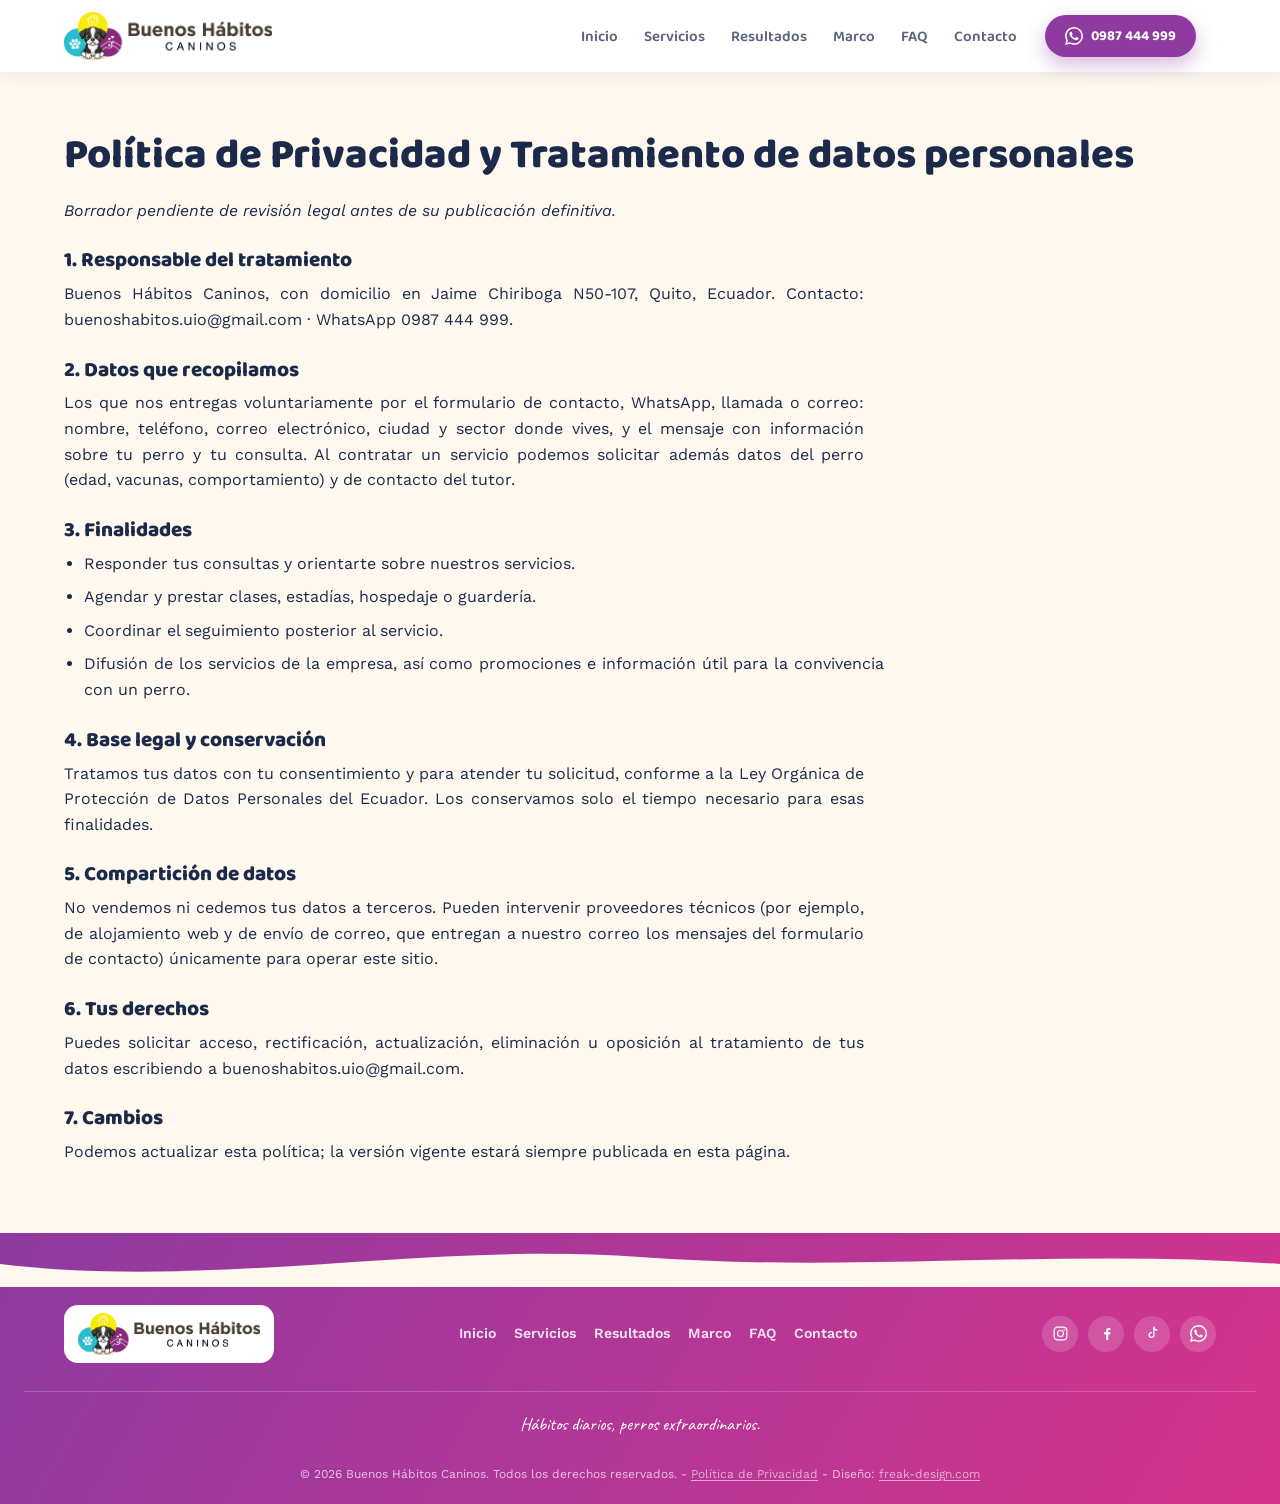
<file: privacidad.html>
<!DOCTYPE html>
<html lang="es" data-datos="https://raw.githubusercontent.com/fandresramirez/buenos-habitos/main/" data-medios="https://cdn.jsdelivr.net/gh/fandresramirez/buenos-habitos@main/">
<head>
<meta charset="UTF-8">
<meta name="viewport" content="width=device-width, initial-scale=1.0">
<title>Política de Privacidad | Buenos Hábitos Caninos</title>
<meta name="description" content="Política de Privacidad y Tratamiento de datos personales de Buenos Hábitos Caninos.">
<meta name="robots" content="noindex, nofollow">
<link rel="preconnect" href="https://fonts.googleapis.com">
<link rel="preconnect" href="https://fonts.gstatic.com" crossorigin>
<link href="https://fonts.googleapis.com/css2?family=Baloo+2:wght@600;700;800&family=Work+Sans:wght@400;500;600;700&family=Caveat:wght@600;700&display=swap" rel="stylesheet">
<link rel="stylesheet" href="css/styles.css">
</head>
<body data-page="privacidad.html">

<div id="site-header"></div>

<main class="pagina-legal">
  <div class="contenedor">
    <h1 data-bloque="privacidad-titulo"><!--bloque-->
Política de Privacidad y Tratamiento de datos personales
<!--/bloque--></h1>
    <div data-bloque="privacidad"><!--bloque-->
<p><em>Borrador pendiente de revisión legal antes de su publicación definitiva.</em></p><h2>1. Responsable del tratamiento</h2><p>Buenos Hábitos Caninos, con domicilio en Jaime Chiriboga N50-107, Quito, Ecuador. Contacto: <a href="mailto:buenoshabitos.uio@gmail.com">buenoshabitos.uio@gmail.com</a> · WhatsApp 0987 444 999.</p><h2>2. Datos que recopilamos</h2><p>Los que nos entregas voluntariamente por el formulario de contacto, WhatsApp, llamada o correo: nombre, teléfono, correo electrónico, ciudad y sector donde vives, y el mensaje con información sobre tu perro y tu consulta. Al contratar un servicio podemos solicitar además datos del perro (edad, vacunas, comportamiento) y de contacto del tutor.</p><h2>3. Finalidades</h2><ul><li>Responder tus consultas y orientarte sobre nuestros servicios.</li><li>Agendar y prestar clases, estadías, hospedaje o guardería.</li><li>Coordinar el seguimiento posterior al servicio.</li><li>Difusión de los servicios de la empresa, así como promociones e información útil para la convivencia con un perro.</li></ul><h2>4. Base legal y conservación</h2><p>Tratamos tus datos con tu consentimiento y para atender tu solicitud, conforme a la Ley Orgánica de Protección de Datos Personales del Ecuador. Los conservamos solo el tiempo necesario para esas finalidades.</p><h2>5. Compartición de datos</h2><p>No vendemos ni cedemos tus datos a terceros. Pueden intervenir proveedores técnicos (por ejemplo, de alojamiento web y de envío de correo, que entregan a nuestro correo los mensajes del formulario de contacto) únicamente para operar este sitio.</p><h2>6. Tus derechos</h2><p>Puedes solicitar acceso, rectificación, actualización, eliminación u oposición al tratamiento de tus datos escribiendo a <a href="mailto:buenoshabitos.uio@gmail.com">buenoshabitos.uio@gmail.com</a>.</p><h2>7. Cambios</h2><p>Podemos actualizar esta política; la versión vigente estará siempre publicada en esta página.</p>
<!--/bloque--></div>
  </div>
</main>

<div id="site-footer"></div>

<script src="js/menu-config.js"></script>
<script src="js/layout.js"></script>
<script src="js/main.js"></script>
<script src="js/renderers.js"></script>
<script src="js/datos.js"></script>
</body>
</html>
</file>
<file: css/styles.css>
/* ============================================================
   Buenos Habitos Caninos — Landing page
   Hoja de estilos unica, escrita a mano.
   ============================================================ */

:root {
  /* Paleta real del negocio */
  --turquesa: #29B6C9;
  --turquesa-oscuro: #1E8FA0;
  --morado: #8E3AA0;
  --morado-oscuro: #6F2C7D;
  --amarillo: #F3B300;
  --amarillo-oscuro: #D69A00;
  --rosa: #D6338C;
  --rosa-oscuro: #B0246E;
  --crema: #FFF8EE;
  --beige-claro: #FBEFDD;
  --blanco: #FFFFFF;
  --texto-oscuro: #1B2A4A;

  --degradado-cta: linear-gradient(120deg, var(--morado) 0%, var(--rosa) 100%);

  /* Tipografia */
  --font-titulos: 'Baloo 2', sans-serif;
  --font-cuerpo: 'Work Sans', sans-serif;
  --font-manuscrita: 'Caveat', cursive;

  /* Utilidades */
  --radio: 20px;
  --radio-chico: 12px;
  --sombra: 0 14px 34px rgba(27, 42, 74, 0.12);
  --sombra-suave: 0 6px 18px rgba(27, 42, 74, 0.08);
  --ancho-maximo: 1200px;
  --transicion: 0.2s ease;
}

/* ---------- Reset basico ---------- */
* {
  margin: 0;
  padding: 0;
  box-sizing: border-box;
}

html {
  scroll-behavior: smooth;
}

body {
  font-family: var(--font-cuerpo);
  color: var(--texto-oscuro);
  background: var(--crema);
  line-height: 1.6;
  overflow-x: hidden;
}

img {
  max-width: 100%;
  display: block;
}

a {
  color: inherit;
  text-decoration: none;
}

ul {
  list-style: none;
}

button {
  font-family: inherit;
  cursor: pointer;
  border: none;
  background: none;
}

h1, h2, h3, h4 {
  font-family: var(--font-titulos);
  font-weight: 700;
  line-height: 1.15;
  color: var(--texto-oscuro);
}

h1 { font-size: clamp(2.2rem, 4.6vw, 3.4rem); font-weight: 800; }
h2 { font-size: clamp(1.7rem, 3.2vw, 2.4rem); font-weight: 800; }
h3 { font-size: clamp(1.1rem, 2vw, 1.4rem); }

p { max-width: 62ch; }

.contenedor {
  width: 100%;
  max-width: var(--ancho-maximo);
  margin: 0 auto;
  padding: 0 24px;
}

.visually-hidden {
  position: absolute;
  width: 1px; height: 1px;
  overflow: hidden;
  clip: rect(0 0 0 0);
  white-space: nowrap;
}

.texto-manuscrito {
  font-family: var(--font-manuscrita);
  font-weight: 700;
}

/* ---------- Botones ---------- */
.btn {
  display: inline-flex;
  align-items: center;
  gap: 8px;
  padding: 14px 28px;
  border-radius: 999px;
  font-family: var(--font-titulos);
  font-weight: 700;
  font-size: 0.98rem;
  transition: transform var(--transicion), box-shadow var(--transicion), background var(--transicion);
  white-space: nowrap;
}
.btn:hover { transform: translateY(-2px); }

.btn--morado { background: var(--morado); color: var(--blanco); box-shadow: 0 8px 20px rgba(142,58,160,0.35); }
.btn--morado:hover { background: var(--morado-oscuro); }

.btn--amarillo { background: var(--amarillo); color: var(--texto-oscuro); box-shadow: 0 8px 20px rgba(243,179,0,0.35); }
.btn--amarillo:hover { background: var(--amarillo-oscuro); }

.btn--turquesa { background: var(--turquesa); color: var(--blanco); box-shadow: 0 8px 20px rgba(41,182,201,0.35); }
.btn--turquesa:hover { background: var(--turquesa-oscuro); }

.btn--rosa { background: var(--rosa); color: var(--blanco); box-shadow: 0 8px 20px rgba(214,51,140,0.3); }
.btn--rosa:hover { background: var(--rosa-oscuro); }

.btn--outline {
  background: var(--blanco);
  color: var(--texto-oscuro);
  border: 2px solid var(--beige-claro);
}
.btn--outline:hover { border-color: var(--morado); color: var(--morado); }

.btn--outline-rosa {
  background: var(--blanco);
  color: var(--rosa);
  border: 2px solid var(--rosa);
}
.btn--outline-rosa:hover { background: var(--rosa); color: var(--blanco); }

.btn--chico { padding: 10px 20px; font-size: 0.88rem; }

/* ============================================================
   HEADER
   ============================================================ */
.site-header {
  position: sticky;
  top: 0;
  z-index: 100;
  background: var(--blanco);
  box-shadow: 0 2px 16px rgba(27, 42, 74, 0.08);
}

.nav {
  display: flex;
  align-items: center;
  justify-content: space-between;
  gap: 20px;
  padding: 12px 24px;
  max-width: var(--ancho-maximo);
  margin: 0 auto;
}

.nav__marca {
  display: flex;
  align-items: center;
  gap: 10px;
  color: var(--texto-oscuro);
  flex-shrink: 0;
}

.nav__logo-img { height: 48px; width: auto; display: block; }

.nav__toggle {
  display: none;
  flex-direction: column;
  gap: 5px;
  padding: 8px;
  z-index: 110;
}
.nav__toggle span {
  width: 24px;
  height: 2px;
  background: var(--texto-oscuro);
  border-radius: 2px;
  transition: transform var(--transicion), opacity var(--transicion), background var(--transicion);
}
.nav__toggle[aria-expanded="true"] span { background: var(--blanco); }
.nav__toggle[aria-expanded="true"] span:nth-child(1) { transform: translateY(7px) rotate(45deg); }
.nav__toggle[aria-expanded="true"] span:nth-child(2) { opacity: 0; }
.nav__toggle[aria-expanded="true"] span:nth-child(3) { transform: translateY(-7px) rotate(-45deg); }

.nav__cuerpo {
  display: flex;
  align-items: center;
  gap: 26px;
  flex: 1;
  justify-content: flex-end;
}

.nav__lista {
  display: flex;
  align-items: center;
  gap: 22px;
  flex-wrap: wrap;
}

.nav__link {
  color: var(--texto-oscuro);
  font-family: var(--font-titulos);
  font-size: 0.95rem;
  font-weight: 600;
  opacity: 0.72;
  padding: 6px 2px;
  border-bottom: 2px solid transparent;
  transition: opacity var(--transicion), border-color var(--transicion);
}
.nav__link:hover { opacity: 1; }
.nav__link[aria-current="page"],
.nav__link.activo {
  opacity: 1;
  border-color: var(--amarillo);
}

.nav__cta { flex-shrink: 0; }

/* ============================================================
   ONDA (divisor decorativo)
   ============================================================ */
.onda { display: block; width: 100%; height: 60px; line-height: 0; }
.onda svg { width: 100%; height: 100%; display: block; }

/* ============================================================
   BLOQUE imagen + contenido (reutilizado en varias secciones:
   "Por que Buenos Habitos", "Quito y los Valles")
   ============================================================ */
.hero__grid {
  display: grid;
  grid-template-columns: 1.05fr 1fr;
  gap: 48px;
  align-items: center;
}
.hero__media {
  position: relative;
  border-radius: 32px;
  overflow: hidden;
  box-shadow: var(--sombra);
  aspect-ratio: 4/3.1;
}
.hero__media img { width: 100%; height: 100%; object-fit: cover; }

/* ============================================================
   HERO
   ============================================================ */
.hero {
  position: relative;
  background: var(--crema);
}

.hero__banner {
  position: relative;
  width: 100%;
  min-height: clamp(380px, 44vw, 640px);
  overflow: hidden;
  display: flex;
  justify-content: flex-end;
}
.hero__foto { position: absolute; left: 0; top: 0; bottom: 0; width: 62%; }
.hero__foto img { width: 100%; height: 100%; object-fit: cover; object-position: 50% 30%; display: block; }
.hero__deco { position: absolute; pointer-events: none; z-index: 3; }
.hero__deco--amarillo { top: 0; right: 0; width: clamp(70px, 9vw, 150px); }
.hero__deco--ola { left: 0; bottom: -2px; width: 34%; height: clamp(30px, 5vw, 70px); }
.hero__panel {
  position: relative;
  z-index: 2;
  width: 50%;
  background: var(--crema);
  border-radius: clamp(80px, 14vw, 230px) 0 0 clamp(60px, 10vw, 160px);
  padding: clamp(20px, 3vw, 44px) clamp(16px, 3vw, 48px) clamp(20px, 3vw, 44px) clamp(36px, 6vw, 100px);
  display: flex;
  flex-direction: column;
  justify-content: center;
  align-items: center;
  text-align: center;
}
.hero__titulo {
  font-family: var(--font-manuscrita);
  font-size: clamp(1.9rem, 4.3vw, 4.1rem);
  font-style: italic;
  font-weight: 700;
  color: var(--texto-oscuro);
  line-height: 1.2;
  margin-bottom: clamp(10px, 1.6vw, 22px);
}
.palabra-subrayada { position: relative; display: inline-block; white-space: nowrap; }
.palabra-subrayada::after {
  content: ""; position: absolute; left: 0; right: 0; bottom: -0.1em;
  height: 0.09em; min-height: 3px; background: var(--amarillo); border-radius: 3px;
}
.hero__lista { margin-bottom: clamp(12px, 2vw, 26px); font-size: clamp(0.9rem, 1.5vw, 1.45rem); line-height: 1.5; opacity: 0.9; }
.hero__acciones { display: flex; gap: clamp(8px, 1vw, 16px); flex-wrap: wrap; justify-content: center; }
.hero__acciones .btn { font-size: clamp(0.78rem, 1vw, 0.98rem); padding: clamp(9px, 1.1vw, 14px) clamp(16px, 2vw, 28px); }

/* ============================================================
   SECCIONES GENERALES
   ============================================================ */
.seccion { padding: 76px 0; position: relative; }
.seccion--chica { padding: 48px 0; }
.seccion--crema { background: var(--crema); }
.seccion--blanca { background: var(--blanco); }

.seccion__cabecera { max-width: 640px; margin-bottom: 40px; }
.seccion__cabecera--centro { margin-left: auto; margin-right: auto; text-align: center; }
.seccion__kicker {
  display: inline-block;
  color: var(--rosa);
  font-weight: 700;
  font-size: 0.8rem;
  letter-spacing: 0.08em;
  text-transform: uppercase;
  margin-bottom: 10px;
}
.seccion__cabecera p { margin-top: 12px; opacity: 0.75; }
.seccion__cabecera--centro p { margin-left: auto; margin-right: auto; }

/* ============================================================
   PROBLEMAS ("¿En que podemos ayudarte?")
   ============================================================ */
.problemas-grid {
  display: grid;
  grid-template-columns: repeat(4, 1fr);
  gap: 18px;
}
.problema {
  background: var(--blanco);
  border-radius: var(--radio);
  overflow: hidden;
  box-shadow: var(--sombra-suave);
  text-align: center;
  transition: transform var(--transicion), box-shadow var(--transicion);
}
.problema:hover { transform: translateY(-4px); box-shadow: var(--sombra); }
.problema__foto { aspect-ratio: 1/1; overflow: hidden; background: #FEFBF3; }
.problema__foto img { width: 100%; height: 100%; object-fit: cover; }
.problema__texto { padding: 14px 10px; font-weight: 700; font-size: 0.92rem; }

/* ============================================================
   SERVICIOS
   ============================================================ */
.servicios-grid {
  display: grid;
  grid-template-columns: repeat(auto-fit, minmax(230px, 1fr));
  gap: 24px;
}
.servicio {
  border-radius: var(--radio);
  overflow: hidden;
  box-shadow: var(--sombra-suave);
  display: flex;
  flex-direction: column;
  transition: transform var(--transicion), box-shadow var(--transicion);
}
.servicio:hover { transform: translateY(-6px); box-shadow: var(--sombra); }

.servicio__foto { aspect-ratio: 16/12; overflow: hidden; position: relative; }
.servicio__foto img { width: 100%; height: 100%; object-fit: cover; }
.servicio__icono {
  position: absolute;
  top: 14px; left: 14px;
  width: 46px; height: 46px;
  border-radius: 50%;
  background: rgba(255,255,255,0.92);
  display: flex; align-items: center; justify-content: center;
}
.servicio__icono .icono-linea { width: 24px; height: 24px; }

.servicio__cuerpo { padding: 20px 20px 24px; background: var(--blanco); flex: 1; display: flex; flex-direction: column; }
.servicio__cuerpo h3 { margin-bottom: 8px; }
.servicio__cuerpo p { font-size: 0.9rem; opacity: 0.78; flex: 1; margin-bottom: 16px; }
.servicio__cuerpo .btn { align-self: flex-start; }

.servicio--turquesa .servicio__icono { color: var(--turquesa-oscuro); }
.servicio--morado .servicio__icono { color: var(--morado); }
.servicio--amarillo .servicio__icono { color: var(--amarillo-oscuro); }
.servicio--rosa .servicio__icono { color: var(--rosa); }

.servicios-doodle {
  position: absolute;
  z-index: 0;
  pointer-events: none;
  color: var(--rosa);
}
.servicios-doodle--1 { width: 20px; top: 42px; right: 8%; }
.servicios-doodle--2 { width: 14px; top: 68px; right: 6%; }
@media (max-width: 760px) {
  .servicios-doodle { display: none; }
}

/* ============================================================
   ICONOS DE LINEA (sprite)
   ============================================================ */
.icono-linea {
  width: 26px; height: 26px;
  stroke: currentColor;
  fill: none;
  stroke-width: 1.8;
}

/* ============================================================
   POR QUE BUENOS HABITOS
   ============================================================ */
.porque-grid {
  display: grid;
  grid-template-columns: repeat(auto-fit, minmax(120px, 1fr));
  gap: 22px;
  text-align: center;
}
.porque-item { display: flex; flex-direction: column; align-items: center; gap: 10px; }
.porque-item__icono {
  width: 60px; height: 60px;
  border-radius: 50%;
  display: flex; align-items: center; justify-content: center;
  color: var(--blanco);
}
.porque-item__icono .icono-linea { width: 28px; height: 28px; }
.porque-item span { font-weight: 700; font-size: 0.92rem; max-width: 14ch; }

.porque-item--0 .porque-item__icono { background: var(--amarillo); }
.porque-item--1 .porque-item__icono { background: var(--turquesa); }
.porque-item--2 .porque-item__icono { background: var(--rosa); }
.porque-item--3 .porque-item__icono { background: var(--morado); }

.porque-foto {
  position: relative;
  border-radius: var(--radio);
  overflow: hidden;
  box-shadow: var(--sombra);
  aspect-ratio: 1672 / 941;
}
.porque-foto img { width: 100%; height: 100%; object-fit: cover; display: block; }

/* ============================================================
   TIMELINE (Como trabajamos)
   ============================================================ */
.timeline {
  display: flex;
  justify-content: space-between;
  align-items: flex-start;
  gap: 8px;
  position: relative;
}
.timeline::before {
  content: "";
  position: absolute;
  top: 26px; left: 5%; right: 5%;
  height: 3px;
  background: repeating-linear-gradient(90deg, var(--amarillo) 0 10px, transparent 10px 18px);
  z-index: 0;
}
.timeline__item {
  position: relative;
  z-index: 1;
  flex: 1;
  display: flex;
  flex-direction: column;
  align-items: center;
  text-align: center;
  gap: 10px;
  min-width: 90px;
}
.timeline__flecha {
  position: relative;
  z-index: 1;
  flex-shrink: 0;
  width: 14px;
  height: 14px;
  border-top: 3px solid var(--amarillo);
  border-right: 3px solid var(--amarillo);
  transform: rotate(45deg);
  margin-top: 20px;
}
.timeline__flecha--izq { transform: rotate(-135deg); }
@media (max-width: 760px) {
  .timeline__flecha { display: none; }
}
.timeline__num {
  width: 52px; height: 52px;
  border-radius: 50%;
  display: flex; align-items: center; justify-content: center;
  font-family: var(--font-titulos);
  font-weight: 800;
  color: var(--blanco);
  font-size: 1.05rem;
  box-shadow: var(--sombra-suave);
}
.timeline__item:nth-of-type(1) .timeline__num { background: #E8823A; }
.timeline__item:nth-of-type(2) .timeline__num { background: var(--turquesa); }
.timeline__item:nth-of-type(3) .timeline__num { background: var(--amarillo); }
.timeline__item:nth-of-type(4) .timeline__num { background: var(--turquesa); }
.timeline__item:nth-of-type(5) .timeline__num { background: var(--morado); }
.timeline__item h3 { font-size: 0.95rem; }
.timeline__item p { font-size: 0.8rem; opacity: 0.7; }

/* ============================================================
   TESTIMONIOS
   ============================================================ */
.testimonios-grid {
  display: grid;
  grid-template-columns: repeat(auto-fit, minmax(230px, 1fr));
  gap: 20px;
}
.testimonio {
  background: var(--blanco);
  border-radius: var(--radio);
  padding: 20px;
  display: flex;
  gap: 14px;
  box-shadow: var(--sombra-suave);
}
.testimonio__foto {
  width: 56px; height: 56px;
  border-radius: 50%;
  overflow: hidden;
  flex-shrink: 0;
}
.testimonio__foto img { width: 100%; height: 100%; object-fit: cover; }
.testimonio__cita { font-size: 0.95rem; font-style: italic; margin-bottom: 8px; }
.testimonio__autor { font-weight: 700; font-size: 0.85rem; opacity: 0.7; }

/* ============================================================
   MARCO
   ============================================================ */
.marco {
  display: grid;
  grid-template-columns: 340px 1fr;
  gap: 44px;
  align-items: start;
}
.marco__foto { align-self: start; }
.marco__foto {
  border-radius: var(--radio);
  overflow: hidden;
  box-shadow: var(--sombra);
  aspect-ratio: 1122 / 1402;
}
.marco__foto img { width: 100%; height: 100%; object-fit: cover; }
.marco__lista { display: flex; flex-direction: column; gap: 12px; margin: 20px 0; }
.marco__lista li { display: flex; align-items: flex-start; gap: 10px; font-weight: 600; }
.marco__lista .check {
  flex-shrink: 0;
  width: 24px; height: 24px;
  border-radius: 50%;
  background: var(--turquesa);
  color: var(--blanco);
  display: flex; align-items: center; justify-content: center;
  font-size: 0.75rem;
  margin-top: 2px;
}
.marco__nota { font-size: 0.8rem; opacity: 0.6; font-style: italic; }

/* ============================================================
   GALERIA
   ============================================================ */
.galeria-grid {
  display: grid;
  grid-template-columns: repeat(4, 1fr);
  grid-auto-rows: 160px;
  gap: 14px;
}
.galeria-grid > a, .galeria-grid > div {
  border-radius: var(--radio-chico);
  overflow: hidden;
  position: relative;
}
.galeria-grid img { width: 100%; height: 100%; object-fit: cover; transition: transform 0.3s ease; }
.galeria-grid a:hover img { transform: scale(1.06); }
.galeria-grid .grande { grid-column: span 2; grid-row: span 2; }

/* ============================================================
   FAQ
   ============================================================ */
.faq { display: flex; flex-direction: column; gap: 12px; }
.faq details {
  background: var(--blanco);
  border: 1px solid var(--beige-claro);
  border-radius: var(--radio-chico);
  padding: 6px 20px;
}
.faq summary {
  cursor: pointer;
  list-style: none;
  padding: 14px 0;
  font-family: var(--font-titulos);
  font-weight: 700;
  display: flex;
  align-items: center;
  justify-content: space-between;
  gap: 12px;
}
.faq summary::-webkit-details-marker { display: none; }
.faq summary::after {
  content: "+";
  font-size: 1.4rem;
  color: var(--rosa);
  flex-shrink: 0;
  transition: transform var(--transicion);
}
.faq details[open] summary::after { transform: rotate(45deg); }
.faq p { padding: 0 0 16px; font-size: 0.92rem; opacity: 0.78; }

/* ============================================================
   ZONA DE SERVICIO
   ============================================================ */
.zona-grid {
  display: grid;
  grid-template-columns: 1fr 1fr;
  gap: 40px;
  align-items: center;
}
.zona-lista { display: flex; flex-direction: column; gap: 18px; margin-top: 20px; }
.zona-item { display: flex; gap: 14px; align-items: flex-start; }
.zona-item__icono {
  width: 42px; height: 42px;
  border-radius: 50%;
  background: var(--beige-claro);
  color: var(--rosa);
  display: flex; align-items: center; justify-content: center;
  flex-shrink: 0;
}
.zona-item__icono .icono-linea { width: 22px; height: 22px; }
.zona-item h3 { font-size: 1rem; margin-bottom: 2px; }
.zona-item p { font-size: 0.9rem; opacity: 0.75; }

.mapa-embed {
  border-radius: var(--radio);
  overflow: hidden;
  box-shadow: var(--sombra);
  aspect-ratio: 4/3.3;
}
.mapa-embed iframe { width: 100%; height: 100%; border: 0; }

/* ============================================================
   CTA / WHATSAPP + FORMULARIO
   ============================================================ */
.banda-cta {
  background: var(--degradado-cta);
  color: var(--blanco);
  padding: 70px 0;
  position: relative;
  overflow: hidden;
}
.banda-cta h2, .banda-cta h3 { color: var(--blanco); }
.banda-cta p { opacity: 0.92; }

.cta-grid {
  display: grid;
  grid-template-columns: 1fr 1fr;
  gap: 48px;
  align-items: start;
  position: relative;
  z-index: 1;
}

.whatsapp-caja {
  display: flex;
  align-items: center;
  gap: 16px;
  background: rgba(255,255,255,0.12);
  border-radius: var(--radio);
  padding: 22px 24px;
  margin-top: 26px;
}
.whatsapp-caja__icono {
  width: 52px; height: 52px;
  border-radius: 50%;
  background: #25D366;
  display: flex; align-items: center; justify-content: center;
  flex-shrink: 0;
}
.whatsapp-caja__icono svg { width: 28px; height: 28px; }
.whatsapp-caja__telefono {
  margin-top: 8px;
  display: inline-flex;
}

.form-contacto {
  background: var(--blanco);
  border-radius: var(--radio);
  padding: 30px;
  box-shadow: var(--sombra);
  color: var(--texto-oscuro);
  display: flex;
  flex-direction: column;
  gap: 14px;
}
.form-contacto h3 { color: var(--texto-oscuro); }
.form-contacto label { font-size: 0.85rem; font-weight: 700; margin-bottom: 4px; display: block; }
.form-contacto input,
.form-contacto textarea {
  width: 100%;
  padding: 12px 14px;
  border: 1.5px solid var(--beige-claro);
  border-radius: var(--radio-chico);
  font-family: inherit;
  font-size: 0.95rem;
  color: var(--texto-oscuro);
  background: var(--crema);
  transition: border-color var(--transicion);
}
.form-contacto input:focus,
.form-contacto textarea:focus {
  outline: none;
  border-color: var(--morado);
}
.form-contacto textarea { resize: vertical; min-height: 90px; }
.form-contacto__fila { display: grid; grid-template-columns: repeat(auto-fit, minmax(160px, 1fr)); gap: 14px; }
.form-contacto .btn { justify-content: center; margin-top: 4px; }
.form-contacto__estado {
  font-size: 0.88rem;
  font-weight: 600;
  min-height: 1.2em;
}
.form-contacto__estado[data-estado="ok"] { color: #1E8F4E; }
.form-contacto__estado[data-estado="error"] { color: #C23434; }
.form-contacto__estado[data-estado="enviando"] { color: var(--morado); }

/* ============================================================
   FOOTER
   ============================================================ */
.site-footer {
  background: var(--degradado-cta);
  color: var(--blanco);
  padding-top: 8px;
}
.footer__onda { line-height: 0; margin-bottom: -2px; }
.footer__onda svg { width: 100%; height: 46px; display: block; }

.footer__fila {
  display: flex;
  align-items: center;
  justify-content: space-between;
  flex-wrap: wrap;
  gap: 20px;
  padding: 20px 24px 28px;
}
.footer__marca { display: flex; align-items: center; gap: 10px; }
.footer__logo-img { height: 46px; width: auto; display: block; flex-shrink: 0; }
.footer__marca-nombre { font-family: var(--font-titulos); font-weight: 800; font-size: 1.1rem; }
.footer__marca-tagline { font-size: 0.62rem; letter-spacing: 0.16em; opacity: 0.8; }

.footer__lista { display: flex; gap: 18px; flex-wrap: wrap; }
.footer__lista a { font-size: 0.88rem; font-weight: 600; opacity: 0.85; }
.footer__lista a:hover { opacity: 1; }

.footer__redes { display: flex; gap: 10px; }
.footer__red {
  width: 36px; height: 36px;
  border-radius: 50%;
  background: rgba(255,255,255,0.16);
  display: flex; align-items: center; justify-content: center;
  transition: background var(--transicion);
}
.footer__red:hover { background: var(--amarillo); color: var(--texto-oscuro); }
.footer__red svg { width: 17px; height: 17px; }

.footer__base {
  text-align: center;
  margin: 0 24px;
  padding: 18px 0 26px;
  font-family: var(--font-manuscrita);
  font-size: 1.15rem;
  border-top: 1px solid rgba(255,255,255,0.18);
}
.footer__base, .footer__copy { max-width: none; }
.footer__copy { text-align: center; font-size: 0.75rem; opacity: 0.7; padding: 0 24px 20px; }
.footer__credito { opacity: 0.85; text-decoration: underline; text-underline-offset: 2px; }
.footer__credito:hover { opacity: 1; }

/* ============================================================
   RESPONSIVE
   ============================================================ */
@media (max-width: 980px) {
  .hero__grid,
  .marco,
  .zona-grid,
  .cta-grid { grid-template-columns: 1fr; gap: 32px; }
  .hero__media { order: -1; max-width: 480px; margin: 0 auto; }
  .marco__foto { max-width: 320px; margin: 0 auto; }
  .galeria-grid { grid-template-columns: repeat(3, 1fr); grid-auto-rows: 130px; }
}

@media (max-width: 760px) {
  .nav__toggle { display: flex; }

  .nav__cuerpo {
    position: fixed;
    inset: 0 0 0 auto;
    width: min(300px, 84vw);
    height: 100vh;
    background: var(--morado);
    flex-direction: column;
    align-items: flex-start;
    justify-content: flex-start;
    padding: 100px 28px 28px;
    gap: 30px;
    transform: translateX(100%);
    transition: transform 0.28s ease;
    box-shadow: -8px 0 30px rgba(0,0,0,0.25);
  }
  .nav__cuerpo.esta-abierto { transform: translateX(0); }

  .nav__lista { flex-direction: column; align-items: flex-start; gap: 18px; }
  .nav__cuerpo .nav__link { font-size: 1.05rem; color: var(--blanco); opacity: 0.85; }
  .nav__cuerpo .nav__link[aria-current="page"],
  .nav__cuerpo .nav__link.activo { opacity: 1; border-color: var(--amarillo); }
  .nav__cta { width: 100%; }
  .nav__cta .btn {
    width: 100%;
    justify-content: center;
    background: var(--amarillo);
    color: var(--texto-oscuro);
    box-shadow: none;
  }

  .nav__fondo {
    display: none;
    position: fixed; inset: 0;
    background: rgba(20,10,25,0.5);
    z-index: 99;
  }
  .nav__fondo.esta-abierto { display: block; }

  .seccion { padding: 52px 0; }
  .banda-cta { padding: 48px 0; }
  .timeline { flex-direction: column; align-items: flex-start; gap: 22px; }
  .timeline::before { display: none; }
  .timeline__item { flex-direction: row; text-align: left; }
  .galeria-grid { grid-template-columns: repeat(2, 1fr); }
  .galeria-grid .grande { grid-column: span 2; grid-row: span 1; }
}

@media (max-width: 480px) {
  .contenedor { padding: 0 18px; }
  .problemas-grid { grid-template-columns: repeat(2, 1fr); }
}

/* ---- Ajustes moviles ---- */
.porque-layout { grid-template-columns: 1.2fr 1fr; }
.porque-grid { margin-top: 28px; }
.porque-parrafo { margin-top: 26px; }

@media (max-width: 980px) {
  .porque-layout { grid-template-columns: 1fr; }
}

@media (max-width: 760px) {
  /* Hero movil: foto arriba, panel debajo */
  .hero__banner { flex-direction: column; min-height: 0; }
  .hero__foto { position: relative; width: 100%; height: 300px; }
  .hero__deco--amarillo { width: 80px; }
  .hero__deco--ola { width: 45%; top: 262px; bottom: auto; height: 38px; }
  .hero__panel { width: 100%; border-radius: 28px 28px 0 0; margin-top: -28px; padding: 28px 22px 34px; }
  .hero__titulo { font-size: clamp(2.1rem, 8.4vw, 2.8rem); }
  .hero__lista { font-size: 1.02rem; }

  /* Por que Buenos Habitos: titulo, foto y luego opciones a todo el ancho */
  .porque-texto { display: contents; }
  .porque-texto h2 { order: 1; }
  .porque-foto { order: 2; }
  .porque-grid { order: 3; grid-template-columns: 1fr; gap: 14px; margin-top: 0; text-align: left; }
  .porque-parrafo { order: 4; margin-top: 0; max-width: none; }
  .porque-layout { gap: 24px; }
  .porque-item { flex-direction: row; align-items: center; gap: 16px; width: 100%; }
  .porque-item__icono { flex-shrink: 0; }
  .porque-item span:last-child { max-width: none; font-size: 1rem; }

  /* Como trabajamos: circulos firmes y flechas hacia abajo */
  .timeline { gap: 34px; }
  .timeline__item {
    display: grid;
    grid-template-columns: 52px 1fr;
    column-gap: 16px;
    row-gap: 2px;
    text-align: left;
    align-items: center;
    width: 100%;
    min-width: 0;
  }
  .timeline__num { grid-row: 1 / span 2; flex-shrink: 0; width: 52px; height: 52px; }
  .timeline__item h3 { align-self: end; }
  .timeline__item p { align-self: start; }
  .timeline__item:not(:last-of-type)::after {
    content: "";
    position: absolute;
    left: 19px;
    bottom: -27px;
    width: 12px; height: 12px;
    border-right: 3px solid var(--amarillo);
    border-bottom: 3px solid var(--amarillo);
    transform: rotate(45deg);
  }

  /* Footer */
  .footer__fila { flex-direction: column; align-items: center; text-align: center; gap: 22px; }
  .footer__marca { justify-content: center; }
  .footer__lista { display: none; }
  .footer__redes { justify-content: center; }
  .footer__red svg { width: 18px; height: 18px; }
  .footer__base { margin-top: 4px; }
}

/* ---- Ajustes documento de correcciones ---- */
.frase-morada { font-family: var(--font-manuscrita); font-weight: 700; color: var(--morado); font-size: clamp(1.7rem, 3.4vw, 2.6rem); text-align: center; max-width: none; margin-top: 34px; line-height: 1.2; }
.frase-morada--izq { text-align: left; margin-top: 22px; font-size: clamp(1.5rem, 2.6vw, 2.1rem); }
.faq__lista { list-style: none; padding: 0 0 12px; display: flex; flex-direction: column; gap: 6px; font-size: 0.92rem; opacity: 0.85; }
.marco p { margin-bottom: 14px; max-width: none; }
.marco__sub { margin: 22px 0 6px; font-size: 1.1rem; }
.form-contacto__legal { font-size: 0.78rem; opacity: 0.7; max-width: none; }
.form-contacto__legal a { text-decoration: underline; }
.sedes-grid { display: grid; grid-template-columns: repeat(auto-fit, minmax(300px, 1fr)); gap: 28px; }
.sede h3 { margin: 14px 0 2px; }
.sede__serv { font-weight: 700; color: var(--rosa); font-size: 0.9rem; margin-bottom: 4px; }
.sede__enlace { display: inline-block; margin-top: 8px; font-weight: 700; color: var(--morado); }
.sede .mapa-embed { aspect-ratio: 16/10; }
.pagina-legal { padding: 60px 0; }
.pagina-legal h1 { font-size: clamp(1.8rem, 4vw, 2.6rem); margin-bottom: 18px; }
.pagina-legal h2 { font-size: 1.3rem; margin: 26px 0 8px; }
.pagina-legal p, .pagina-legal li { max-width: 80ch; margin-bottom: 8px; }
.pagina-legal ul { padding-left: 20px; list-style: disc; }
@media (max-width: 760px) {
  .problemas-grid { grid-template-columns: repeat(2, 1fr); }
  .frase-morada--izq { text-align: left; }
}
.footer__legal { text-decoration: underline; text-underline-offset: 2px; opacity: .85; }

/* ---- Resenas ---- */
.resenas-grid { display: grid; grid-template-columns: repeat(3, 1fr); gap: 20px; align-items: start; }
.resena { background: var(--blanco); border-radius: var(--radio); padding: 22px; box-shadow: var(--sombra-suave); }
.resena__estrellas { color: #F5B301; letter-spacing: 2px; font-size: 1.1rem; margin-bottom: 8px; }
.resena__texto { font-size: 0.95rem; margin-bottom: 10px; max-width: none; text-align: justify; }
.resena__autor { font-weight: 700; font-size: 0.88rem; opacity: 0.75; max-width: none; }
.resena__mas { color: var(--morado); font-weight: 700; font-size: 0.88rem; margin-bottom: 10px; text-decoration: underline; }
@media (max-width: 980px) { .resenas-grid { grid-template-columns: 1fr 1fr; } }
@media (max-width: 760px) { .resenas-grid { grid-template-columns: 1fr; } }

/* ---- Parrafos de lectura justificados (los centrados se mantienen) ---- */
.marco p, .porque-parrafo, .faq p, .faq__lista, .pagina-legal p, .pagina-legal li, .servicio__cuerpo p { text-align: justify; }
.seccion__cabecera:not(.seccion__cabecera--centro) p, .banda-cta p, .sede p, .form-contacto__legal { text-align: justify; }
.seccion__cabecera--centro p, .hero__lista { text-align: center; }

/* Lightbox galeria */
.lightbox { border: 0; padding: 0; background: transparent; max-width: 100vw; max-height: 100vh; width: 100vw; height: 100vh; overflow: hidden; }
.lightbox::backdrop { background: rgba(27, 42, 74, 0.88); }
.lightbox[open] { display: flex; align-items: center; justify-content: center; }
.lightbox__img { max-width: 90vw; max-height: 86vh; object-fit: contain; border-radius: 12px; box-shadow: 0 10px 40px rgba(0,0,0,.4); }
.lightbox__cerrar, .lightbox__nav { position: absolute; background: rgba(255,255,255,.92); color: var(--texto, #1B2A4A); border: 0; border-radius: 50%; width: 44px; height: 44px; font-size: 28px; line-height: 1; cursor: pointer; display: grid; place-items: center; }
.lightbox__cerrar { top: 16px; right: 16px; }
.lightbox__nav--prev { left: 16px; }
.lightbox__nav--next { right: 16px; }
@media (max-width: 760px) { .lightbox__nav--prev { left: 6px; } .lightbox__nav--next { right: 6px; } }

/* Hero: ondas decorativas en la esquina superior derecha */
.hero__deco--ondas { top: 0; right: 0; width: clamp(110px, 16vw, 260px); z-index: 3; }

/* Problemas: descripcion desplegable */
.problemas-grid { align-items: start; }
.problema { cursor: pointer; }
.problema:focus-visible { outline: 3px solid var(--turquesa); outline-offset: 2px; }
.problema__detalle { max-height: 0; overflow: hidden; padding: 0 14px; text-align: left; transition: max-height 0.3s ease, padding 0.3s ease; }
.problema__detalle p { font-size: 0.88rem; line-height: 1.5; margin-bottom: 8px; text-align: left; max-width: none; }
.problema__enlace { display: inline-block; font-weight: 800; font-size: 0.86rem; color: var(--morado); margin-bottom: 4px; }
.problema.abierta .problema__detalle { max-height: 420px; padding: 0 14px 14px; }
@media (hover: hover) { .problema:hover .problema__detalle { max-height: 420px; padding: 0 14px 14px; } }

/* Mapas: boton propio identico en ambas sedes (se recorta la tarjeta nativa de Google) */
.mapa-embed { position: relative; }
.mapa-embed iframe { position: absolute; top: -140px; left: 0; height: calc(100% + 140px); }
.mapa-abrir { position: absolute; top: 12px; left: 12px; z-index: 2; background: var(--blanco); color: var(--texto-oscuro); font-weight: 800; font-size: 0.85rem; padding: 9px 16px; border-radius: 999px; box-shadow: var(--sombra-suave); }
.mapa-abrir:hover { background: var(--amarillo); }

/* Footer: mismo logo que el encabezado, sobre pastilla blanca */
.footer__logo-pastilla { background: var(--blanco); border-radius: 14px; padding: 8px 14px; display: inline-flex; }
.footer__logo-pastilla img { height: 42px; width: auto; display: block; }
.nav__wa { display: inline-flex; align-items: center; gap: 8px; } .nav__wa svg { width: 18px; height: 18px; flex-shrink: 0; }

/* Lema sobre la foto de "Por que Buenos Habitos" (texto real, no incrustado en la imagen) */
.porque-foto { position: relative; container-type: inline-size; }
.porque-foto__lema { position: absolute; right: 3%; top: 36%; width: 42%; margin: 0; max-width: none; font-family: var(--font-manuscrita); font-weight: 700; font-style: italic; color: #fff; font-size: clamp(1.1rem, 6.6cqw, 2.8rem); line-height: 1.12; text-align: left; text-shadow: 0 2px 10px rgba(0,0,0,.35); transform: rotate(-4deg); }
.porque-foto__lema span { display: inline-block; border-bottom: 0.1em solid var(--amarillo); padding-bottom: 0.04em; }

/* Servicios: Marco centrado en la foto de la estadia */
#servicio-estadia .servicio__foto img { object-position: 78% 28%; transform: scale(1.18); transform-origin: 78% 28%; }

/* Trampa anti-spam del formulario: invisible para personas */
.oculto-bot { position: absolute; left: -9999px; width: 1px; height: 1px; opacity: 0; }
</file>
